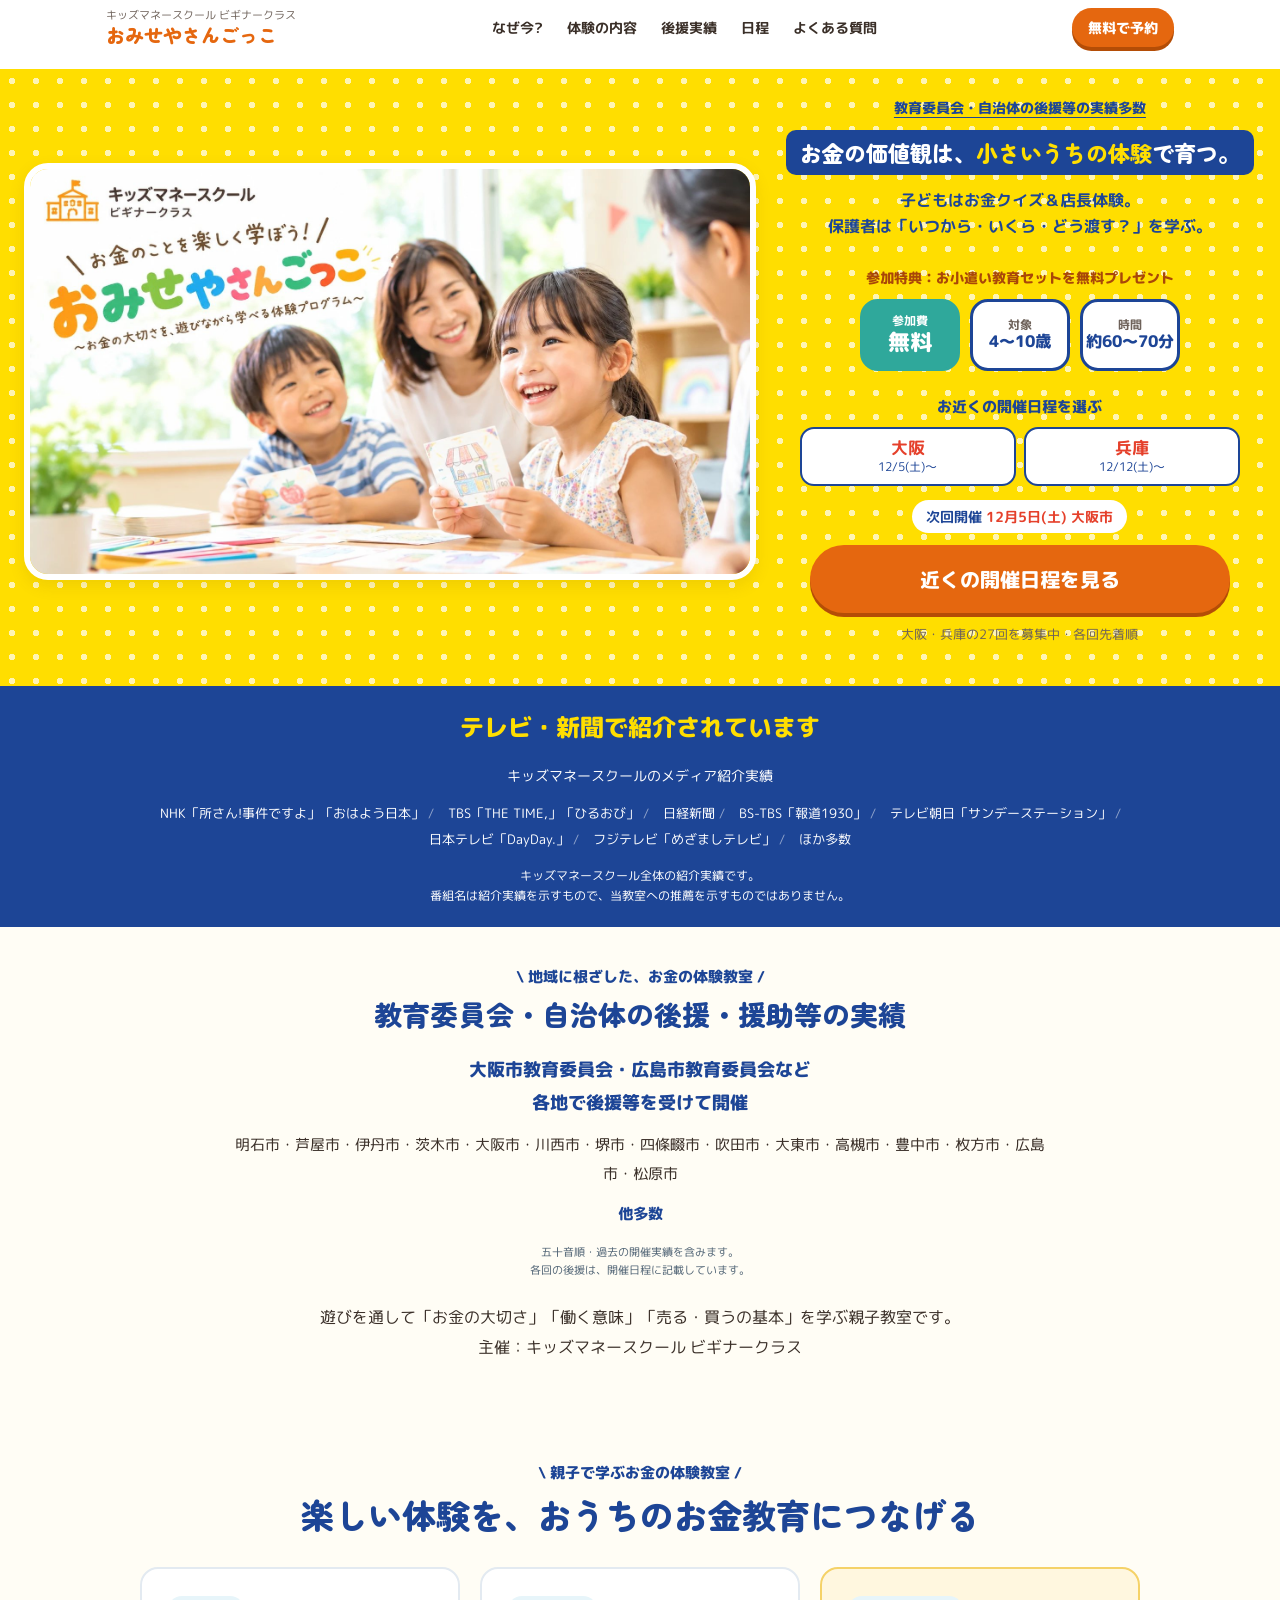
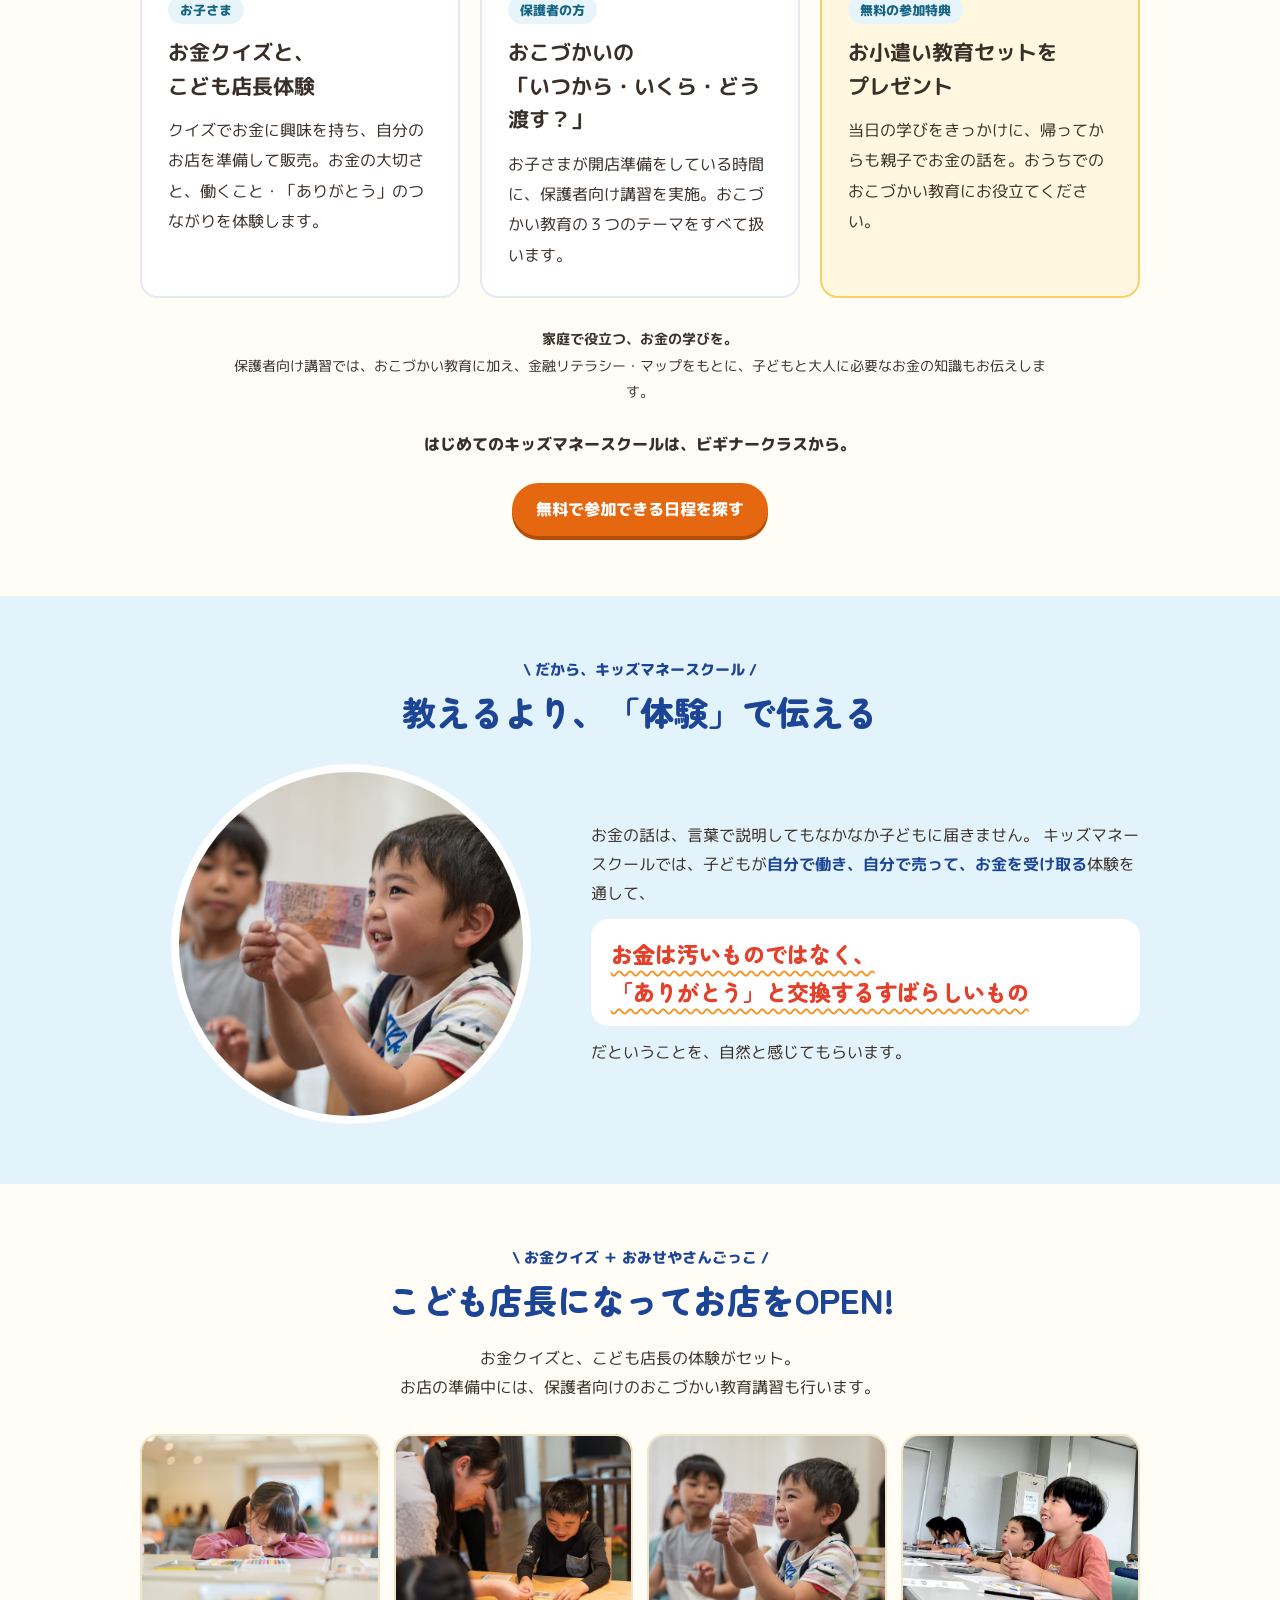
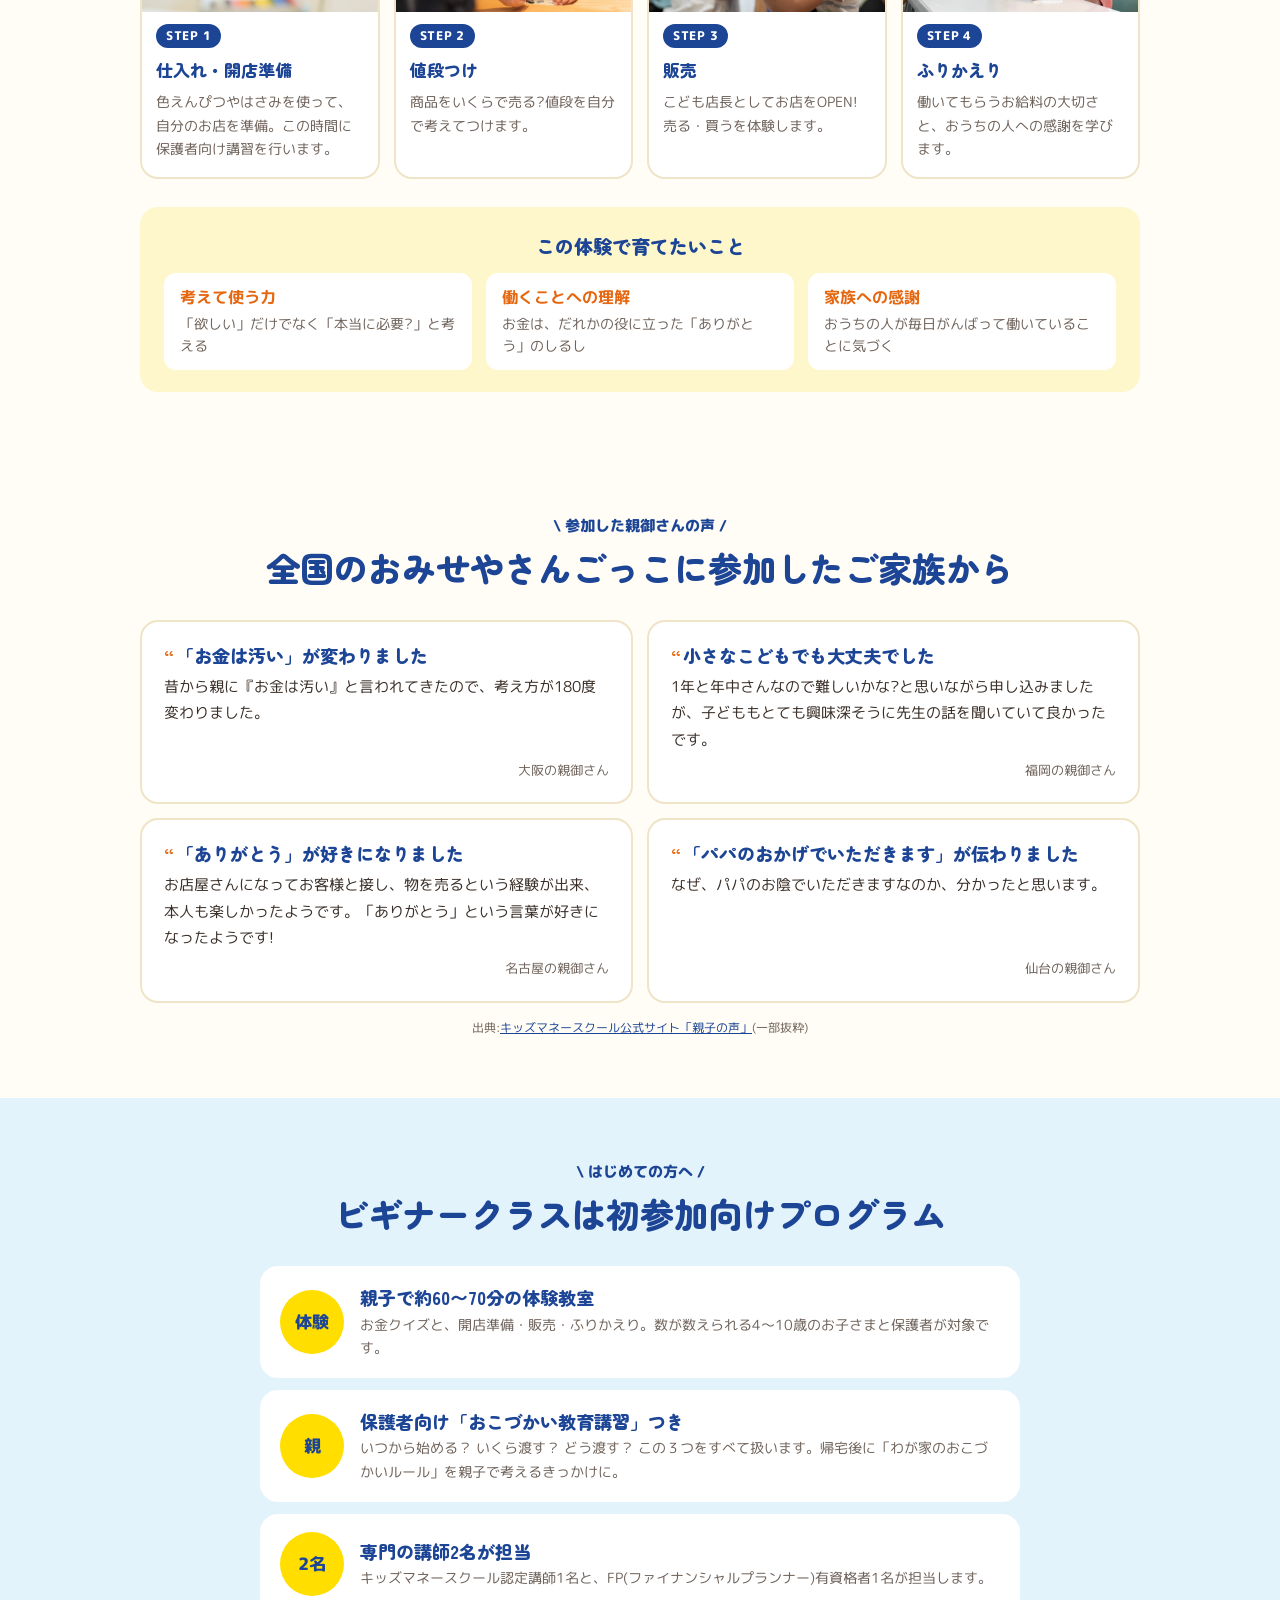
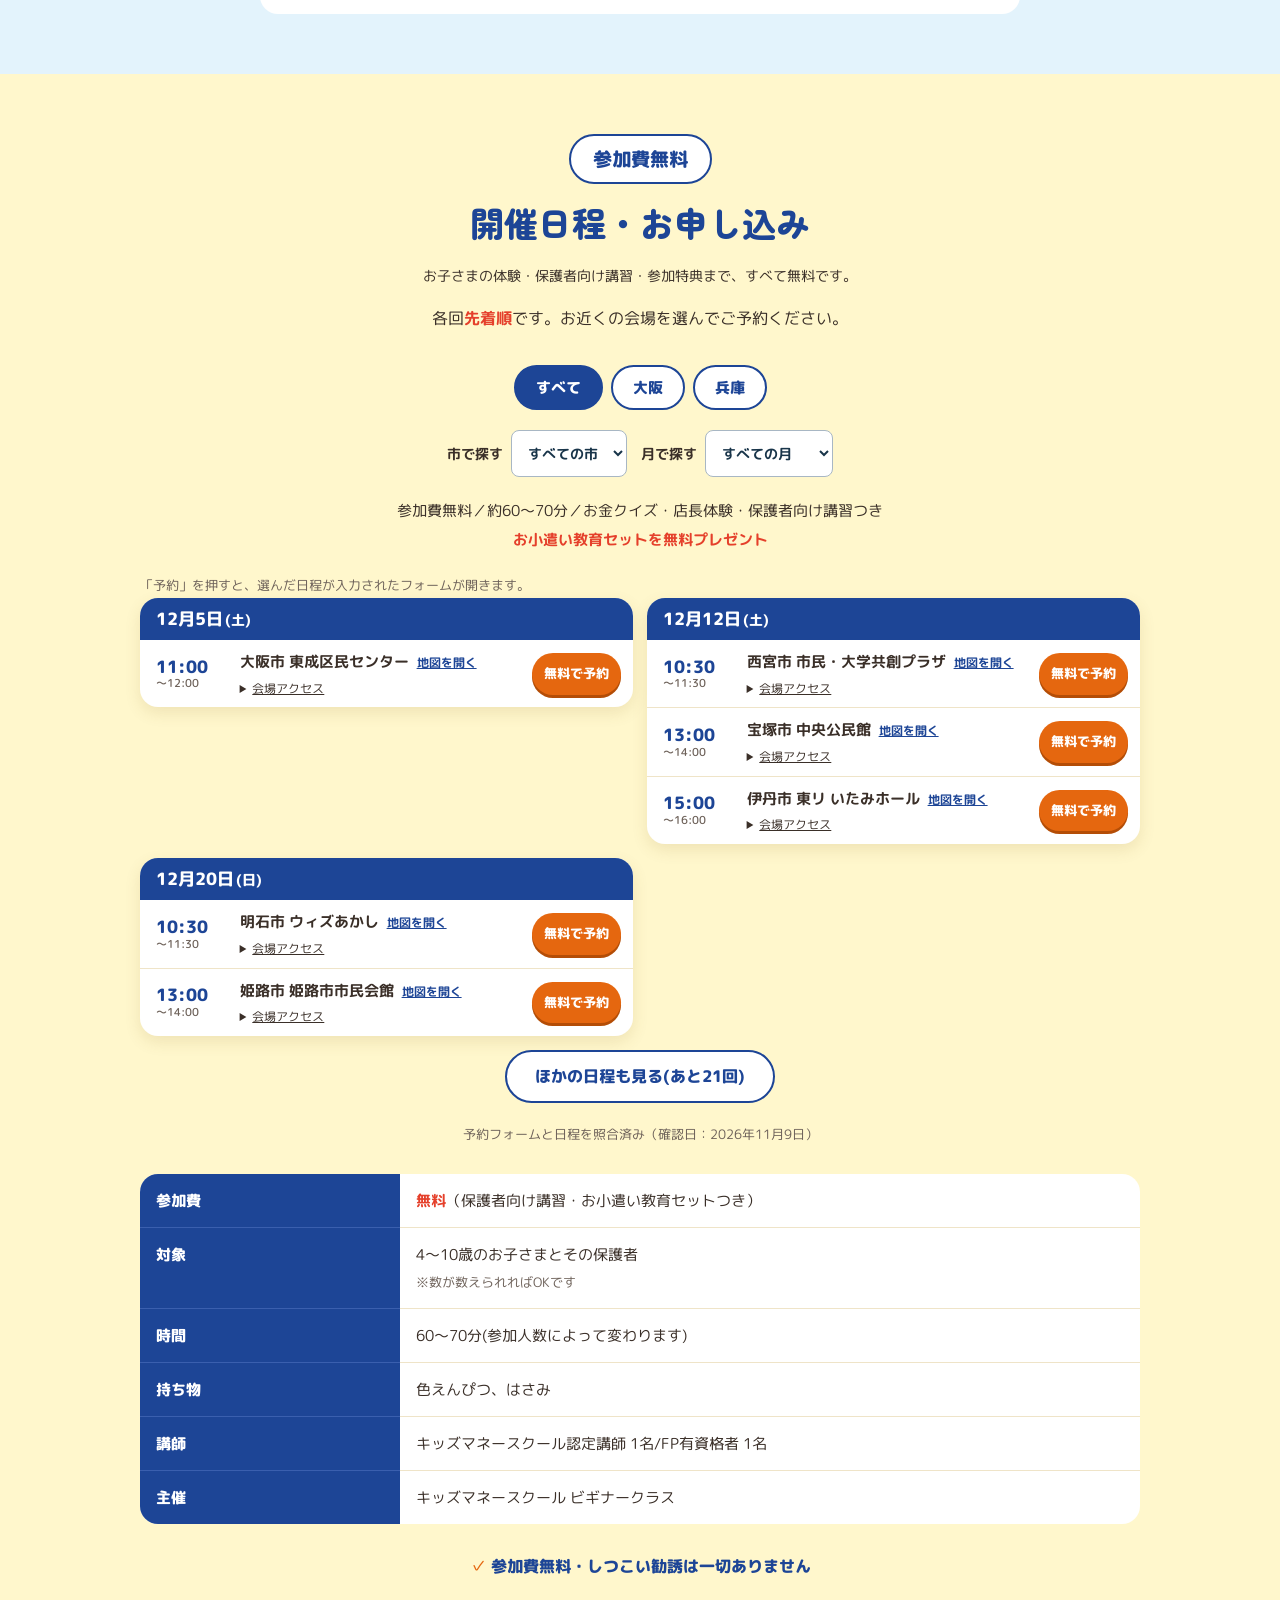
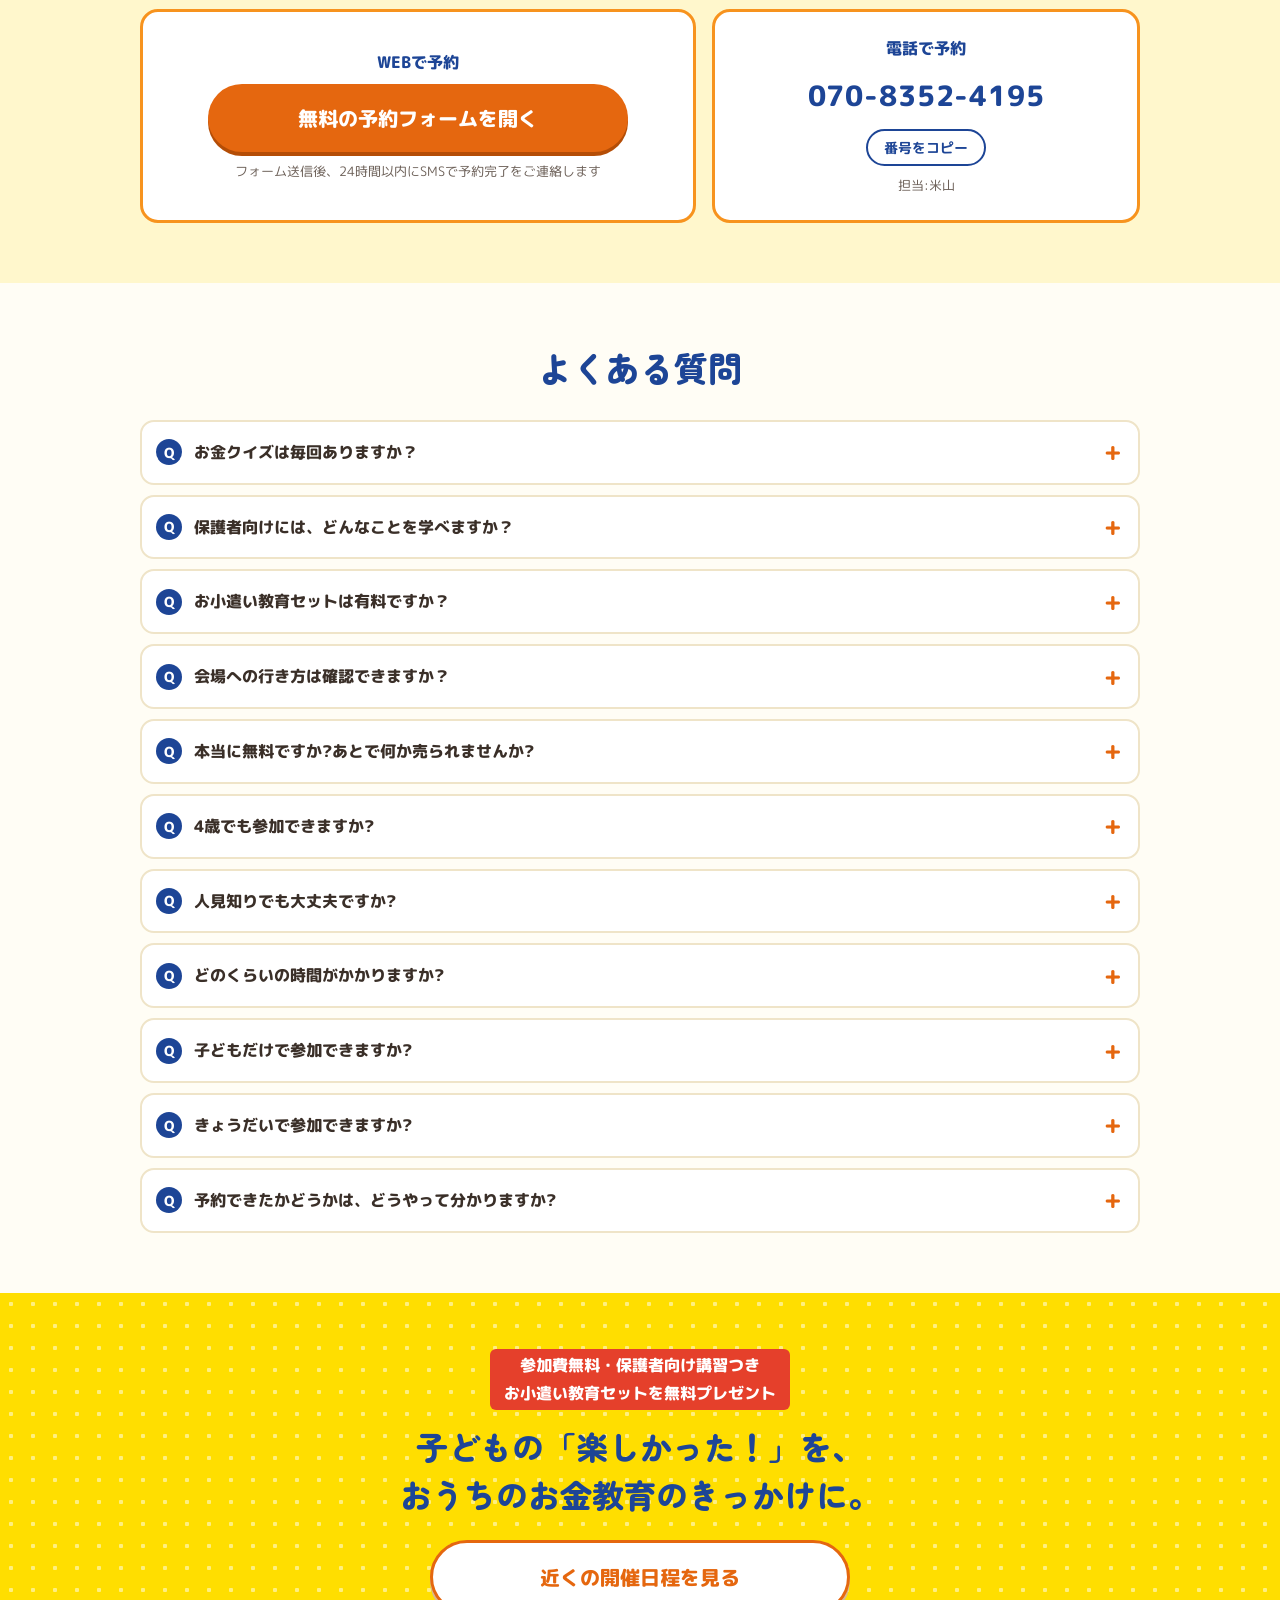
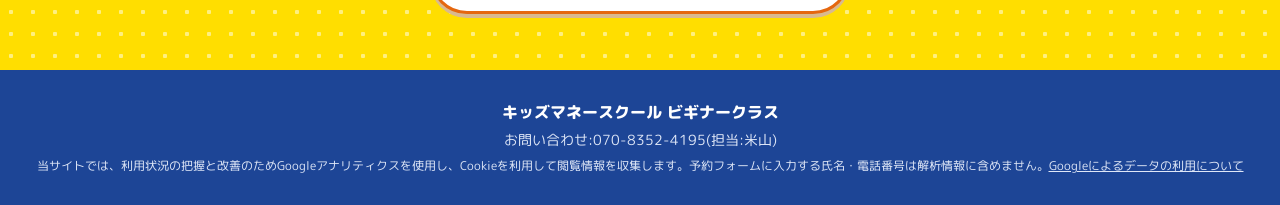
<file: index.html>
<!DOCTYPE html>
<html lang="ja">
<head>
<meta charset="UTF-8">
<meta name="viewport" content="width=device-width, initial-scale=1, viewport-fit=cover">
<title>おみせやさんごっこ ビギナークラス</title>
<meta name="description" content="お金の価値観は、小さいうちの体験で育つ。こども店長になって、お金と「ありがとう」の関係を体験する約60〜70分。はじめてのキッズマネースクールはビギナークラスから。参加費無料。">
<link rel="preconnect" href="https://fonts.googleapis.com">
<link rel="preconnect" href="https://fonts.gstatic.com" crossorigin>
<link href="https://fonts.googleapis.com/css2?family=M+PLUS+Rounded+1c:wght@400;500;700;800&family=Zen+Maru+Gothic:wght@700;900&display=swap" rel="stylesheet">
<link rel="stylesheet" href="style.css?v=20261023-support-unified">
<meta property="og:type" content="website">
<meta property="og:title" content="おみせやさんごっこ ビギナークラス">
<meta property="og:description" content="お金の価値観は、小さいうちの体験で育つ。こども店長になって、お金と「ありがとう」の関係を体験する約60〜70分。はじめてのキッズマネースクールはビギナークラスから。参加費無料。">
<meta property="og:image" content="https://kidsmoney-beginner.github.io/omise-gokko/images/hero-banner.jpg">
<meta property="og:url" content="https://kidsmoney-beginner.github.io/omise-gokko/">
<meta name="twitter:card" content="summary_large_image">
<script type="application/ld+json">
{
 "@context": "https://schema.org",
 "@graph": [
  {
   "@type": "Event",
   "name": "おみせやさんごっこ(キッズマネースクール ビギナークラス)東大阪市 文化創造館",
   "description": "こども店長になって、お金と「ありがとう」の関係を体験する約60〜70分の親子イベント。対象4〜10歳、参加費無料。持ち物:色えんぴつ・はさみ。",
   "startDate": "2026-11-07T11:00:00+09:00",
   "endDate": "2026-11-07T12:00:00+09:00",
   "eventStatus": "https://schema.org/EventScheduled",
   "eventAttendanceMode": "https://schema.org/OfflineEventAttendanceMode",
   "location": {
    "@type": "Place",
    "name": "東大阪市 文化創造館",
    "address": {
     "@type": "PostalAddress",
     "streetAddress": "御厨南2-3-4",
     "addressLocality": "東大阪市",
     "addressRegion": "大阪府",
     "addressCountry": "JP"
    }
   },
   "image": [
    "https://kidsmoney-beginner.github.io/omise-gokko/images/hero-banner.jpg"
   ],
   "offers": {
    "@type": "Offer",
    "price": "0",
    "priceCurrency": "JPY",
    "availability": "https://schema.org/InStock",
    "url": "https://kidsmoney-beginner.github.io/omise-gokko/#schedule",
    "validFrom": "2026-10-22T00:00:00+09:00"
   },
   "organizer": {
    "@type": "Organization",
    "name": "キッズマネースクール ビギナークラス",
    "url": "https://kidsmoney-beginner.github.io/omise-gokko/"
   },
   "typicalAgeRange": "4-10",
   "inLanguage": "ja"
  },
  {
   "@type": "Event",
   "name": "おみせやさんごっこ(キッズマネースクール ビギナークラス)東大阪市 市民多目的センター",
   "description": "こども店長になって、お金と「ありがとう」の関係を体験する約60〜70分の親子イベント。対象4〜10歳、参加費無料。持ち物:色えんぴつ・はさみ。",
   "startDate": "2026-11-07T13:00:00+09:00",
   "endDate": "2026-11-07T14:00:00+09:00",
   "eventStatus": "https://schema.org/EventScheduled",
   "eventAttendanceMode": "https://schema.org/OfflineEventAttendanceMode",
   "location": {
    "@type": "Place",
    "name": "東大阪市 市民多目的センター",
    "address": {
     "@type": "PostalAddress",
     "streetAddress": "高井田元町1-2-13",
     "addressLocality": "東大阪市",
     "addressRegion": "大阪府",
     "addressCountry": "JP"
    }
   },
   "image": [
    "https://kidsmoney-beginner.github.io/omise-gokko/images/hero-banner.jpg"
   ],
   "offers": {
    "@type": "Offer",
    "price": "0",
    "priceCurrency": "JPY",
    "availability": "https://schema.org/InStock",
    "url": "https://kidsmoney-beginner.github.io/omise-gokko/#schedule",
    "validFrom": "2026-10-22T00:00:00+09:00"
   },
   "organizer": {
    "@type": "Organization",
    "name": "キッズマネースクール ビギナークラス",
    "url": "https://kidsmoney-beginner.github.io/omise-gokko/"
   },
   "typicalAgeRange": "4-10",
   "inLanguage": "ja"
  },
  {
   "@type": "Event",
   "name": "おみせやさんごっこ(キッズマネースクール ビギナークラス)大阪市 平野区民センター",
   "description": "こども店長になって、お金と「ありがとう」の関係を体験する約60〜70分の親子イベント。対象4〜10歳、参加費無料。持ち物:色えんぴつ・はさみ。",
   "startDate": "2026-11-08T11:00:00+09:00",
   "endDate": "2026-11-08T12:00:00+09:00",
   "eventStatus": "https://schema.org/EventScheduled",
   "eventAttendanceMode": "https://schema.org/OfflineEventAttendanceMode",
   "location": {
    "@type": "Place",
    "name": "大阪市 平野区民センター",
    "address": {
     "@type": "PostalAddress",
     "streetAddress": "平野区長吉出戸5-3-58",
     "addressLocality": "大阪市",
     "addressRegion": "大阪府",
     "addressCountry": "JP"
    }
   },
   "image": [
    "https://kidsmoney-beginner.github.io/omise-gokko/images/hero-banner.jpg"
   ],
   "offers": {
    "@type": "Offer",
    "price": "0",
    "priceCurrency": "JPY",
    "availability": "https://schema.org/InStock",
    "url": "https://kidsmoney-beginner.github.io/omise-gokko/#schedule",
    "validFrom": "2026-10-22T00:00:00+09:00"
   },
   "organizer": {
    "@type": "Organization",
    "name": "キッズマネースクール ビギナークラス",
    "url": "https://kidsmoney-beginner.github.io/omise-gokko/"
   },
   "typicalAgeRange": "4-10",
   "inLanguage": "ja"
  },
  {
   "@type": "Event",
   "name": "おみせやさんごっこ(キッズマネースクール ビギナークラス)大阪市 東住吉会館",
   "description": "こども店長になって、お金と「ありがとう」の関係を体験する約60〜70分の親子イベント。対象4〜10歳、参加費無料。持ち物:色えんぴつ・はさみ。",
   "startDate": "2026-11-08T13:00:00+09:00",
   "endDate": "2026-11-08T14:00:00+09:00",
   "eventStatus": "https://schema.org/EventScheduled",
   "eventAttendanceMode": "https://schema.org/OfflineEventAttendanceMode",
   "location": {
    "@type": "Place",
    "name": "大阪市 東住吉会館",
    "address": {
     "@type": "PostalAddress",
     "streetAddress": "東住吉区東田辺2-11-28",
     "addressLocality": "大阪市",
     "addressRegion": "大阪府",
     "addressCountry": "JP"
    }
   },
   "image": [
    "https://kidsmoney-beginner.github.io/omise-gokko/images/hero-banner.jpg"
   ],
   "offers": {
    "@type": "Offer",
    "price": "0",
    "priceCurrency": "JPY",
    "availability": "https://schema.org/InStock",
    "url": "https://kidsmoney-beginner.github.io/omise-gokko/#schedule",
    "validFrom": "2026-10-22T00:00:00+09:00"
   },
   "organizer": {
    "@type": "Organization",
    "name": "キッズマネースクール ビギナークラス",
    "url": "https://kidsmoney-beginner.github.io/omise-gokko/"
   },
   "typicalAgeRange": "4-10",
   "inLanguage": "ja"
  },
  {
   "@type": "Event",
   "name": "おみせやさんごっこ(キッズマネースクール ビギナークラス)大阪市 住之江会館",
   "description": "こども店長になって、お金と「ありがとう」の関係を体験する約60〜70分の親子イベント。対象4〜10歳、参加費無料。持ち物:色えんぴつ・はさみ。",
   "startDate": "2026-11-08T15:00:00+09:00",
   "endDate": "2026-11-08T16:00:00+09:00",
   "eventStatus": "https://schema.org/EventScheduled",
   "eventAttendanceMode": "https://schema.org/OfflineEventAttendanceMode",
   "location": {
    "@type": "Place",
    "name": "大阪市 住之江会館",
    "address": {
     "@type": "PostalAddress",
     "streetAddress": "住之江区南加賀屋3-1-20",
     "addressLocality": "大阪市",
     "addressRegion": "大阪府",
     "addressCountry": "JP"
    }
   },
   "image": [
    "https://kidsmoney-beginner.github.io/omise-gokko/images/hero-banner.jpg"
   ],
   "offers": {
    "@type": "Offer",
    "price": "0",
    "priceCurrency": "JPY",
    "availability": "https://schema.org/InStock",
    "url": "https://kidsmoney-beginner.github.io/omise-gokko/#schedule",
    "validFrom": "2026-10-22T00:00:00+09:00"
   },
   "organizer": {
    "@type": "Organization",
    "name": "キッズマネースクール ビギナークラス",
    "url": "https://kidsmoney-beginner.github.io/omise-gokko/"
   },
   "typicalAgeRange": "4-10",
   "inLanguage": "ja"
  },
  {
   "@type": "Event",
   "name": "おみせやさんごっこ(キッズマネースクール ビギナークラス)尼崎市 すこやかプラザ",
   "description": "こども店長になって、お金と「ありがとう」の関係を体験する約60〜70分の親子イベント。対象4〜10歳、参加費無料。持ち物:色えんぴつ・はさみ。",
   "startDate": "2026-11-22T11:00:00+09:00",
   "endDate": "2026-11-22T12:00:00+09:00",
   "eventStatus": "https://schema.org/EventScheduled",
   "eventAttendanceMode": "https://schema.org/OfflineEventAttendanceMode",
   "location": {
    "@type": "Place",
    "name": "尼崎市 すこやかプラザ",
    "address": {
     "@type": "PostalAddress",
     "streetAddress": "七松町1-3-1 フェスタ立花南館5階",
     "addressLocality": "尼崎市",
     "addressRegion": "兵庫県",
     "addressCountry": "JP"
    }
   },
   "image": [
    "https://kidsmoney-beginner.github.io/omise-gokko/images/hero-banner.jpg"
   ],
   "offers": {
    "@type": "Offer",
    "price": "0",
    "priceCurrency": "JPY",
    "availability": "https://schema.org/InStock",
    "url": "https://kidsmoney-beginner.github.io/omise-gokko/#schedule",
    "validFrom": "2026-10-22T00:00:00+09:00"
   },
   "organizer": {
    "@type": "Organization",
    "name": "キッズマネースクール ビギナークラス",
    "url": "https://kidsmoney-beginner.github.io/omise-gokko/"
   },
   "typicalAgeRange": "4-10",
   "inLanguage": "ja"
  },
  {
   "@type": "Event",
   "name": "おみせやさんごっこ(キッズマネースクール ビギナークラス)尼崎市 塚口さんさんタウン",
   "description": "こども店長になって、お金と「ありがとう」の関係を体験する約60〜70分の親子イベント。対象4〜10歳、参加費無料。持ち物:色えんぴつ・はさみ。",
   "startDate": "2026-11-22T13:00:00+09:00",
   "endDate": "2026-11-22T14:00:00+09:00",
   "eventStatus": "https://schema.org/EventScheduled",
   "eventAttendanceMode": "https://schema.org/OfflineEventAttendanceMode",
   "location": {
    "@type": "Place",
    "name": "尼崎市 塚口さんさんタウン",
    "address": {
     "@type": "PostalAddress",
     "streetAddress": "南塚口町2-1",
     "addressLocality": "尼崎市",
     "addressRegion": "兵庫県",
     "addressCountry": "JP"
    }
   },
   "image": [
    "https://kidsmoney-beginner.github.io/omise-gokko/images/hero-banner.jpg"
   ],
   "offers": {
    "@type": "Offer",
    "price": "0",
    "priceCurrency": "JPY",
    "availability": "https://schema.org/InStock",
    "url": "https://kidsmoney-beginner.github.io/omise-gokko/#schedule",
    "validFrom": "2026-10-22T00:00:00+09:00"
   },
   "organizer": {
    "@type": "Organization",
    "name": "キッズマネースクール ビギナークラス",
    "url": "https://kidsmoney-beginner.github.io/omise-gokko/"
   },
   "typicalAgeRange": "4-10",
   "inLanguage": "ja"
  },
  {
   "@type": "Event",
   "name": "おみせやさんごっこ(キッズマネースクール ビギナークラス)広島市 南区民文化センター",
   "description": "こども店長になって、お金と「ありがとう」の関係を体験する約60〜70分の親子イベント。対象4〜10歳、参加費無料。持ち物:色えんぴつ・はさみ。",
   "startDate": "2026-11-28T10:30:00+09:00",
   "endDate": "2026-11-28T11:40:00+09:00",
   "eventStatus": "https://schema.org/EventScheduled",
   "eventAttendanceMode": "https://schema.org/OfflineEventAttendanceMode",
   "location": {
    "@type": "Place",
    "name": "広島市 南区民文化センター",
    "address": {
     "@type": "PostalAddress",
     "streetAddress": "南区比治山本町16-27",
     "addressLocality": "広島市",
     "addressRegion": "広島県",
     "addressCountry": "JP"
    }
   },
   "image": [
    "https://kidsmoney-beginner.github.io/omise-gokko/images/hero-banner.jpg"
   ],
   "offers": {
    "@type": "Offer",
    "price": "0",
    "priceCurrency": "JPY",
    "availability": "https://schema.org/InStock",
    "url": "https://kidsmoney-beginner.github.io/omise-gokko/#schedule",
    "validFrom": "2026-10-22T00:00:00+09:00"
   },
   "organizer": {
    "@type": "Organization",
    "name": "キッズマネースクール ビギナークラス",
    "url": "https://kidsmoney-beginner.github.io/omise-gokko/"
   },
   "typicalAgeRange": "4-10",
   "inLanguage": "ja"
  },
  {
   "@type": "Event",
   "name": "おみせやさんごっこ(キッズマネースクール ビギナークラス)広島市 佐伯区民文化センター",
   "description": "こども店長になって、お金と「ありがとう」の関係を体験する約60〜70分の親子イベント。対象4〜10歳、参加費無料。持ち物:色えんぴつ・はさみ。",
   "startDate": "2026-11-28T13:00:00+09:00",
   "endDate": "2026-11-28T14:10:00+09:00",
   "eventStatus": "https://schema.org/EventScheduled",
   "eventAttendanceMode": "https://schema.org/OfflineEventAttendanceMode",
   "location": {
    "@type": "Place",
    "name": "広島市 佐伯区民文化センター",
    "address": {
     "@type": "PostalAddress",
     "streetAddress": "佐伯区五日市中央6-1-10",
     "addressLocality": "広島市",
     "addressRegion": "広島県",
     "addressCountry": "JP"
    }
   },
   "image": [
    "https://kidsmoney-beginner.github.io/omise-gokko/images/hero-banner.jpg"
   ],
   "offers": {
    "@type": "Offer",
    "price": "0",
    "priceCurrency": "JPY",
    "availability": "https://schema.org/InStock",
    "url": "https://kidsmoney-beginner.github.io/omise-gokko/#schedule",
    "validFrom": "2026-10-22T00:00:00+09:00"
   },
   "organizer": {
    "@type": "Organization",
    "name": "キッズマネースクール ビギナークラス",
    "url": "https://kidsmoney-beginner.github.io/omise-gokko/"
   },
   "typicalAgeRange": "4-10",
   "inLanguage": "ja"
  },
  {
   "@type": "Event",
   "name": "おみせやさんごっこ(キッズマネースクール ビギナークラス)広島市 東区民文化センター",
   "description": "こども店長になって、お金と「ありがとう」の関係を体験する約60〜70分の親子イベント。対象4〜10歳、参加費無料。持ち物:色えんぴつ・はさみ。",
   "startDate": "2026-11-28T15:30:00+09:00",
   "endDate": "2026-11-28T16:40:00+09:00",
   "eventStatus": "https://schema.org/EventScheduled",
   "eventAttendanceMode": "https://schema.org/OfflineEventAttendanceMode",
   "location": {
    "@type": "Place",
    "name": "広島市 東区民文化センター",
    "address": {
     "@type": "PostalAddress",
     "streetAddress": "東区東蟹屋町10-31",
     "addressLocality": "広島市",
     "addressRegion": "広島県",
     "addressCountry": "JP"
    }
   },
   "image": [
    "https://kidsmoney-beginner.github.io/omise-gokko/images/hero-banner.jpg"
   ],
   "offers": {
    "@type": "Offer",
    "price": "0",
    "priceCurrency": "JPY",
    "availability": "https://schema.org/InStock",
    "url": "https://kidsmoney-beginner.github.io/omise-gokko/#schedule",
    "validFrom": "2026-10-22T00:00:00+09:00"
   },
   "organizer": {
    "@type": "Organization",
    "name": "キッズマネースクール ビギナークラス",
    "url": "https://kidsmoney-beginner.github.io/omise-gokko/"
   },
   "typicalAgeRange": "4-10",
   "inLanguage": "ja"
  },
  {
   "@type": "Event",
   "name": "おみせやさんごっこ(キッズマネースクール ビギナークラス)大阪市 港区民センター",
   "description": "こども店長になって、お金と「ありがとう」の関係を体験する約60〜70分の親子イベント。対象4〜10歳、参加費無料。持ち物:色えんぴつ・はさみ。",
   "startDate": "2026-11-29T11:00:00+09:00",
   "endDate": "2026-11-29T12:00:00+09:00",
   "eventStatus": "https://schema.org/EventScheduled",
   "eventAttendanceMode": "https://schema.org/OfflineEventAttendanceMode",
   "location": {
    "@type": "Place",
    "name": "大阪市 港区民センター",
    "address": {
     "@type": "PostalAddress",
     "streetAddress": "港区磯路1-7-17",
     "addressLocality": "大阪市",
     "addressRegion": "大阪府",
     "addressCountry": "JP"
    }
   },
   "image": [
    "https://kidsmoney-beginner.github.io/omise-gokko/images/hero-banner.jpg"
   ],
   "offers": {
    "@type": "Offer",
    "price": "0",
    "priceCurrency": "JPY",
    "availability": "https://schema.org/InStock",
    "url": "https://kidsmoney-beginner.github.io/omise-gokko/#schedule",
    "validFrom": "2026-10-22T00:00:00+09:00"
   },
   "organizer": {
    "@type": "Organization",
    "name": "キッズマネースクール ビギナークラス",
    "url": "https://kidsmoney-beginner.github.io/omise-gokko/"
   },
   "typicalAgeRange": "4-10",
   "inLanguage": "ja"
  },
  {
   "@type": "Event",
   "name": "おみせやさんごっこ(キッズマネースクール ビギナークラス)大阪市 西淀川区民会館",
   "description": "こども店長になって、お金と「ありがとう」の関係を体験する約60〜70分の親子イベント。対象4〜10歳、参加費無料。持ち物:色えんぴつ・はさみ。",
   "startDate": "2026-11-29T13:00:00+09:00",
   "endDate": "2026-11-29T14:00:00+09:00",
   "eventStatus": "https://schema.org/EventScheduled",
   "eventAttendanceMode": "https://schema.org/OfflineEventAttendanceMode",
   "location": {
    "@type": "Place",
    "name": "大阪市 西淀川区民会館",
    "address": {
     "@type": "PostalAddress",
     "streetAddress": "西淀川区大和田2-5-7",
     "addressLocality": "大阪市",
     "addressRegion": "大阪府",
     "addressCountry": "JP"
    }
   },
   "image": [
    "https://kidsmoney-beginner.github.io/omise-gokko/images/hero-banner.jpg"
   ],
   "offers": {
    "@type": "Offer",
    "price": "0",
    "priceCurrency": "JPY",
    "availability": "https://schema.org/InStock",
    "url": "https://kidsmoney-beginner.github.io/omise-gokko/#schedule",
    "validFrom": "2026-10-22T00:00:00+09:00"
   },
   "organizer": {
    "@type": "Organization",
    "name": "キッズマネースクール ビギナークラス",
    "url": "https://kidsmoney-beginner.github.io/omise-gokko/"
   },
   "typicalAgeRange": "4-10",
   "inLanguage": "ja"
  },
  {
   "@type": "Event",
   "name": "おみせやさんごっこ(キッズマネースクール ビギナークラス)大阪市 東成区民センター",
   "description": "こども店長になって、お金と「ありがとう」の関係を体験する約60〜70分の親子イベント。対象4〜10歳、参加費無料。持ち物:色えんぴつ・はさみ。",
   "startDate": "2026-12-05T11:00:00+09:00",
   "endDate": "2026-12-05T12:00:00+09:00",
   "eventStatus": "https://schema.org/EventScheduled",
   "eventAttendanceMode": "https://schema.org/OfflineEventAttendanceMode",
   "location": {
    "@type": "Place",
    "name": "大阪市 東成区民センター",
    "address": {
     "@type": "PostalAddress",
     "streetAddress": "東成区大今里西3-2-17",
     "addressLocality": "大阪市",
     "addressRegion": "大阪府",
     "addressCountry": "JP"
    }
   },
   "image": [
    "https://kidsmoney-beginner.github.io/omise-gokko/images/hero-banner.jpg"
   ],
   "offers": {
    "@type": "Offer",
    "price": "0",
    "priceCurrency": "JPY",
    "availability": "https://schema.org/InStock",
    "url": "https://kidsmoney-beginner.github.io/omise-gokko/#schedule",
    "validFrom": "2026-10-22T00:00:00+09:00"
   },
   "organizer": {
    "@type": "Organization",
    "name": "キッズマネースクール ビギナークラス",
    "url": "https://kidsmoney-beginner.github.io/omise-gokko/"
   },
   "typicalAgeRange": "4-10",
   "inLanguage": "ja"
  },
  {
   "@type": "Event",
   "name": "おみせやさんごっこ(キッズマネースクール ビギナークラス)西宮市 市民・大学共創プラザ",
   "description": "こども店長になって、お金と「ありがとう」の関係を体験する約60〜70分の親子イベント。対象4〜10歳、参加費無料。持ち物:色えんぴつ・はさみ。",
   "startDate": "2026-12-12T10:30:00+09:00",
   "endDate": "2026-12-12T11:30:00+09:00",
   "eventStatus": "https://schema.org/EventScheduled",
   "eventAttendanceMode": "https://schema.org/OfflineEventAttendanceMode",
   "location": {
    "@type": "Place",
    "name": "西宮市 市民・大学共創プラザ",
    "address": {
     "@type": "PostalAddress",
     "streetAddress": "北口町1-2 ACTA西宮東館6階",
     "addressLocality": "西宮市",
     "addressRegion": "兵庫県",
     "addressCountry": "JP"
    }
   },
   "image": [
    "https://kidsmoney-beginner.github.io/omise-gokko/images/hero-banner.jpg"
   ],
   "offers": {
    "@type": "Offer",
    "price": "0",
    "priceCurrency": "JPY",
    "availability": "https://schema.org/InStock",
    "url": "https://kidsmoney-beginner.github.io/omise-gokko/#schedule",
    "validFrom": "2026-10-22T00:00:00+09:00"
   },
   "organizer": {
    "@type": "Organization",
    "name": "キッズマネースクール ビギナークラス",
    "url": "https://kidsmoney-beginner.github.io/omise-gokko/"
   },
   "typicalAgeRange": "4-10",
   "inLanguage": "ja"
  },
  {
   "@type": "Event",
   "name": "おみせやさんごっこ(キッズマネースクール ビギナークラス)宝塚市 中央公民館",
   "description": "こども店長になって、お金と「ありがとう」の関係を体験する約60〜70分の親子イベント。対象4〜10歳、参加費無料。持ち物:色えんぴつ・はさみ。",
   "startDate": "2026-12-12T13:00:00+09:00",
   "endDate": "2026-12-12T14:00:00+09:00",
   "eventStatus": "https://schema.org/EventScheduled",
   "eventAttendanceMode": "https://schema.org/OfflineEventAttendanceMode",
   "location": {
    "@type": "Place",
    "name": "宝塚市 中央公民館",
    "address": {
     "@type": "PostalAddress",
     "streetAddress": "末広町3-53",
     "addressLocality": "宝塚市",
     "addressRegion": "兵庫県",
     "addressCountry": "JP"
    }
   },
   "image": [
    "https://kidsmoney-beginner.github.io/omise-gokko/images/hero-banner.jpg"
   ],
   "offers": {
    "@type": "Offer",
    "price": "0",
    "priceCurrency": "JPY",
    "availability": "https://schema.org/InStock",
    "url": "https://kidsmoney-beginner.github.io/omise-gokko/#schedule",
    "validFrom": "2026-10-22T00:00:00+09:00"
   },
   "organizer": {
    "@type": "Organization",
    "name": "キッズマネースクール ビギナークラス",
    "url": "https://kidsmoney-beginner.github.io/omise-gokko/"
   },
   "typicalAgeRange": "4-10",
   "inLanguage": "ja"
  },
  {
   "@type": "Event",
   "name": "おみせやさんごっこ(キッズマネースクール ビギナークラス)伊丹市 東リ いたみホール",
   "description": "こども店長になって、お金と「ありがとう」の関係を体験する約60〜70分の親子イベント。対象4〜10歳、参加費無料。持ち物:色えんぴつ・はさみ。",
   "startDate": "2026-12-12T15:00:00+09:00",
   "endDate": "2026-12-12T16:00:00+09:00",
   "eventStatus": "https://schema.org/EventScheduled",
   "eventAttendanceMode": "https://schema.org/OfflineEventAttendanceMode",
   "location": {
    "@type": "Place",
    "name": "伊丹市 東リ いたみホール",
    "address": {
     "@type": "PostalAddress",
     "streetAddress": "宮ノ前1-1-3",
     "addressLocality": "伊丹市",
     "addressRegion": "兵庫県",
     "addressCountry": "JP"
    }
   },
   "image": [
    "https://kidsmoney-beginner.github.io/omise-gokko/images/hero-banner.jpg"
   ],
   "offers": {
    "@type": "Offer",
    "price": "0",
    "priceCurrency": "JPY",
    "availability": "https://schema.org/InStock",
    "url": "https://kidsmoney-beginner.github.io/omise-gokko/#schedule",
    "validFrom": "2026-10-22T00:00:00+09:00"
   },
   "organizer": {
    "@type": "Organization",
    "name": "キッズマネースクール ビギナークラス",
    "url": "https://kidsmoney-beginner.github.io/omise-gokko/"
   },
   "typicalAgeRange": "4-10",
   "inLanguage": "ja"
  },
  {
   "@type": "Event",
   "name": "おみせやさんごっこ(キッズマネースクール ビギナークラス)明石市 ウィズあかし",
   "description": "こども店長になって、お金と「ありがとう」の関係を体験する約60〜70分の親子イベント。対象4〜10歳、参加費無料。持ち物:色えんぴつ・はさみ。",
   "startDate": "2026-12-20T10:30:00+09:00",
   "endDate": "2026-12-20T11:30:00+09:00",
   "eventStatus": "https://schema.org/EventScheduled",
   "eventAttendanceMode": "https://schema.org/OfflineEventAttendanceMode",
   "location": {
    "@type": "Place",
    "name": "明石市 ウィズあかし",
    "address": {
     "@type": "PostalAddress",
     "streetAddress": "東仲ノ町6-1 アスピア明石北館7〜9階",
     "addressLocality": "明石市",
     "addressRegion": "兵庫県",
     "addressCountry": "JP"
    }
   },
   "image": [
    "https://kidsmoney-beginner.github.io/omise-gokko/images/hero-banner.jpg"
   ],
   "offers": {
    "@type": "Offer",
    "price": "0",
    "priceCurrency": "JPY",
    "availability": "https://schema.org/InStock",
    "url": "https://kidsmoney-beginner.github.io/omise-gokko/#schedule",
    "validFrom": "2026-10-22T00:00:00+09:00"
   },
   "organizer": {
    "@type": "Organization",
    "name": "キッズマネースクール ビギナークラス",
    "url": "https://kidsmoney-beginner.github.io/omise-gokko/"
   },
   "typicalAgeRange": "4-10",
   "inLanguage": "ja"
  },
  {
   "@type": "Event",
   "name": "おみせやさんごっこ(キッズマネースクール ビギナークラス)姫路市 姫路市市民会館",
   "description": "こども店長になって、お金と「ありがとう」の関係を体験する約60〜70分の親子イベント。対象4〜10歳、参加費無料。持ち物:色えんぴつ・はさみ。",
   "startDate": "2026-12-20T13:00:00+09:00",
   "endDate": "2026-12-20T14:00:00+09:00",
   "eventStatus": "https://schema.org/EventScheduled",
   "eventAttendanceMode": "https://schema.org/OfflineEventAttendanceMode",
   "location": {
    "@type": "Place",
    "name": "姫路市 姫路市市民会館",
    "address": {
     "@type": "PostalAddress",
     "streetAddress": "総社本町112",
     "addressLocality": "姫路市",
     "addressRegion": "兵庫県",
     "addressCountry": "JP"
    }
   },
   "image": [
    "https://kidsmoney-beginner.github.io/omise-gokko/images/hero-banner.jpg"
   ],
   "offers": {
    "@type": "Offer",
    "price": "0",
    "priceCurrency": "JPY",
    "availability": "https://schema.org/InStock",
    "url": "https://kidsmoney-beginner.github.io/omise-gokko/#schedule",
    "validFrom": "2026-10-22T00:00:00+09:00"
   },
   "organizer": {
    "@type": "Organization",
    "name": "キッズマネースクール ビギナークラス",
    "url": "https://kidsmoney-beginner.github.io/omise-gokko/"
   },
   "typicalAgeRange": "4-10",
   "inLanguage": "ja"
  },
  {
   "@type": "Event",
   "name": "おみせやさんごっこ(キッズマネースクール ビギナークラス)高槻市 クロスパル高槻",
   "description": "こども店長になって、お金と「ありがとう」の関係を体験する約60〜70分の親子イベント。対象4〜10歳、参加費無料。持ち物:色えんぴつ・はさみ。",
   "startDate": "2026-12-27T13:00:00+09:00",
   "endDate": "2026-12-27T14:00:00+09:00",
   "eventStatus": "https://schema.org/EventScheduled",
   "eventAttendanceMode": "https://schema.org/OfflineEventAttendanceMode",
   "location": {
    "@type": "Place",
    "name": "高槻市 クロスパル高槻",
    "address": {
     "@type": "PostalAddress",
     "streetAddress": "紺屋町1-2",
     "addressLocality": "高槻市",
     "addressRegion": "大阪府",
     "addressCountry": "JP"
    }
   },
   "image": [
    "https://kidsmoney-beginner.github.io/omise-gokko/images/hero-banner.jpg"
   ],
   "offers": {
    "@type": "Offer",
    "price": "0",
    "priceCurrency": "JPY",
    "availability": "https://schema.org/InStock",
    "url": "https://kidsmoney-beginner.github.io/omise-gokko/#schedule",
    "validFrom": "2026-10-22T00:00:00+09:00"
   },
   "organizer": {
    "@type": "Organization",
    "name": "キッズマネースクール ビギナークラス",
    "url": "https://kidsmoney-beginner.github.io/omise-gokko/"
   },
   "typicalAgeRange": "4-10",
   "inLanguage": "ja"
  },
  {
   "@type": "Event",
   "name": "おみせやさんごっこ(キッズマネースクール ビギナークラス)高槻市 安満遺跡公園",
   "description": "こども店長になって、お金と「ありがとう」の関係を体験する約60〜70分の親子イベント。対象4〜10歳、参加費無料。持ち物:色えんぴつ・はさみ。",
   "startDate": "2026-12-27T15:00:00+09:00",
   "endDate": "2026-12-27T16:00:00+09:00",
   "eventStatus": "https://schema.org/EventScheduled",
   "eventAttendanceMode": "https://schema.org/OfflineEventAttendanceMode",
   "location": {
    "@type": "Place",
    "name": "高槻市 安満遺跡公園",
    "address": {
     "@type": "PostalAddress",
     "streetAddress": "八丁畷町12-3",
     "addressLocality": "高槻市",
     "addressRegion": "大阪府",
     "addressCountry": "JP"
    }
   },
   "image": [
    "https://kidsmoney-beginner.github.io/omise-gokko/images/hero-banner.jpg"
   ],
   "offers": {
    "@type": "Offer",
    "price": "0",
    "priceCurrency": "JPY",
    "availability": "https://schema.org/InStock",
    "url": "https://kidsmoney-beginner.github.io/omise-gokko/#schedule",
    "validFrom": "2026-10-22T00:00:00+09:00"
   },
   "organizer": {
    "@type": "Organization",
    "name": "キッズマネースクール ビギナークラス",
    "url": "https://kidsmoney-beginner.github.io/omise-gokko/"
   },
   "typicalAgeRange": "4-10",
   "inLanguage": "ja"
  },
  {
   "@type": "Event",
   "name": "おみせやさんごっこ(キッズマネースクール ビギナークラス)大阪市 淀川区民センター",
   "description": "こども店長になって、お金と「ありがとう」の関係を体験する約60〜70分の親子イベント。対象4〜10歳、参加費無料。持ち物:色えんぴつ・はさみ。",
   "startDate": "2027-01-16T11:00:00+09:00",
   "endDate": "2027-01-16T12:00:00+09:00",
   "eventStatus": "https://schema.org/EventScheduled",
   "eventAttendanceMode": "https://schema.org/OfflineEventAttendanceMode",
   "location": {
    "@type": "Place",
    "name": "大阪市 淀川区民センター",
    "address": {
     "@type": "PostalAddress",
     "streetAddress": "淀川区野中南2-1-5",
     "addressLocality": "大阪市",
     "addressRegion": "大阪府",
     "addressCountry": "JP"
    }
   },
   "image": [
    "https://kidsmoney-beginner.github.io/omise-gokko/images/hero-banner.jpg"
   ],
   "offers": {
    "@type": "Offer",
    "price": "0",
    "priceCurrency": "JPY",
    "availability": "https://schema.org/InStock",
    "url": "https://kidsmoney-beginner.github.io/omise-gokko/#schedule",
    "validFrom": "2026-10-22T00:00:00+09:00"
   },
   "organizer": {
    "@type": "Organization",
    "name": "キッズマネースクール ビギナークラス",
    "url": "https://kidsmoney-beginner.github.io/omise-gokko/"
   },
   "typicalAgeRange": "4-10",
   "inLanguage": "ja"
  },
  {
   "@type": "Event",
   "name": "おみせやさんごっこ(キッズマネースクール ビギナークラス)大阪市 東淀川区民会館",
   "description": "こども店長になって、お金と「ありがとう」の関係を体験する約60〜70分の親子イベント。対象4〜10歳、参加費無料。持ち物:色えんぴつ・はさみ。",
   "startDate": "2027-01-16T13:00:00+09:00",
   "endDate": "2027-01-16T14:00:00+09:00",
   "eventStatus": "https://schema.org/EventScheduled",
   "eventAttendanceMode": "https://schema.org/OfflineEventAttendanceMode",
   "location": {
    "@type": "Place",
    "name": "大阪市 東淀川区民会館",
    "address": {
     "@type": "PostalAddress",
     "streetAddress": "東淀川区東淡路1-4-53",
     "addressLocality": "大阪市",
     "addressRegion": "大阪府",
     "addressCountry": "JP"
    }
   },
   "image": [
    "https://kidsmoney-beginner.github.io/omise-gokko/images/hero-banner.jpg"
   ],
   "offers": {
    "@type": "Offer",
    "price": "0",
    "priceCurrency": "JPY",
    "availability": "https://schema.org/InStock",
    "url": "https://kidsmoney-beginner.github.io/omise-gokko/#schedule",
    "validFrom": "2026-10-22T00:00:00+09:00"
   },
   "organizer": {
    "@type": "Organization",
    "name": "キッズマネースクール ビギナークラス",
    "url": "https://kidsmoney-beginner.github.io/omise-gokko/"
   },
   "typicalAgeRange": "4-10",
   "inLanguage": "ja"
  },
  {
   "@type": "Event",
   "name": "おみせやさんごっこ(キッズマネースクール ビギナークラス)大阪市 大正会館",
   "description": "こども店長になって、お金と「ありがとう」の関係を体験する約60〜70分の親子イベント。対象4〜10歳、参加費無料。持ち物:色えんぴつ・はさみ。",
   "startDate": "2027-01-16T16:00:00+09:00",
   "endDate": "2027-01-16T17:00:00+09:00",
   "eventStatus": "https://schema.org/EventScheduled",
   "eventAttendanceMode": "https://schema.org/OfflineEventAttendanceMode",
   "location": {
    "@type": "Place",
    "name": "大阪市 大正会館",
    "address": {
     "@type": "PostalAddress",
     "streetAddress": "大正区千島2-6-15",
     "addressLocality": "大阪市",
     "addressRegion": "大阪府",
     "addressCountry": "JP"
    }
   },
   "image": [
    "https://kidsmoney-beginner.github.io/omise-gokko/images/hero-banner.jpg"
   ],
   "offers": {
    "@type": "Offer",
    "price": "0",
    "priceCurrency": "JPY",
    "availability": "https://schema.org/InStock",
    "url": "https://kidsmoney-beginner.github.io/omise-gokko/#schedule",
    "validFrom": "2026-10-22T00:00:00+09:00"
   },
   "organizer": {
    "@type": "Organization",
    "name": "キッズマネースクール ビギナークラス",
    "url": "https://kidsmoney-beginner.github.io/omise-gokko/"
   },
   "typicalAgeRange": "4-10",
   "inLanguage": "ja"
  },
  {
   "@type": "Event",
   "name": "おみせやさんごっこ(キッズマネースクール ビギナークラス)池田市 池田市民文化会館(アゼリアホール)",
   "description": "こども店長になって、お金と「ありがとう」の関係を体験する約60〜70分の親子イベント。対象4〜10歳、参加費無料。持ち物:色えんぴつ・はさみ。",
   "startDate": "2027-01-31T11:00:00+09:00",
   "endDate": "2027-01-31T12:00:00+09:00",
   "eventStatus": "https://schema.org/EventScheduled",
   "eventAttendanceMode": "https://schema.org/OfflineEventAttendanceMode",
   "location": {
    "@type": "Place",
    "name": "池田市 池田市民文化会館(アゼリアホール)",
    "address": {
     "@type": "PostalAddress",
     "streetAddress": "天神1-7-1",
     "addressLocality": "池田市",
     "addressRegion": "大阪府",
     "addressCountry": "JP"
    }
   },
   "image": [
    "https://kidsmoney-beginner.github.io/omise-gokko/images/hero-banner.jpg"
   ],
   "offers": {
    "@type": "Offer",
    "price": "0",
    "priceCurrency": "JPY",
    "availability": "https://schema.org/InStock",
    "url": "https://kidsmoney-beginner.github.io/omise-gokko/#schedule",
    "validFrom": "2026-10-22T00:00:00+09:00"
   },
   "organizer": {
    "@type": "Organization",
    "name": "キッズマネースクール ビギナークラス",
    "url": "https://kidsmoney-beginner.github.io/omise-gokko/"
   },
   "typicalAgeRange": "4-10",
   "inLanguage": "ja"
  },
  {
   "@type": "Event",
   "name": "おみせやさんごっこ(キッズマネースクール ビギナークラス)茨木市 おにクル",
   "description": "こども店長になって、お金と「ありがとう」の関係を体験する約60〜70分の親子イベント。対象4〜10歳、参加費無料。持ち物:色えんぴつ・はさみ。",
   "startDate": "2027-01-31T13:00:00+09:00",
   "endDate": "2027-01-31T14:00:00+09:00",
   "eventStatus": "https://schema.org/EventScheduled",
   "eventAttendanceMode": "https://schema.org/OfflineEventAttendanceMode",
   "location": {
    "@type": "Place",
    "name": "茨木市 おにクル",
    "address": {
     "@type": "PostalAddress",
     "streetAddress": "駅前3-9-45",
     "addressLocality": "茨木市",
     "addressRegion": "大阪府",
     "addressCountry": "JP"
    }
   },
   "image": [
    "https://kidsmoney-beginner.github.io/omise-gokko/images/hero-banner.jpg"
   ],
   "offers": {
    "@type": "Offer",
    "price": "0",
    "priceCurrency": "JPY",
    "availability": "https://schema.org/InStock",
    "url": "https://kidsmoney-beginner.github.io/omise-gokko/#schedule",
    "validFrom": "2026-10-22T00:00:00+09:00"
   },
   "organizer": {
    "@type": "Organization",
    "name": "キッズマネースクール ビギナークラス",
    "url": "https://kidsmoney-beginner.github.io/omise-gokko/"
   },
   "typicalAgeRange": "4-10",
   "inLanguage": "ja"
  },
  {
   "@type": "Event",
   "name": "おみせやさんごっこ(キッズマネースクール ビギナークラス)吹田市 千里市民センター",
   "description": "こども店長になって、お金と「ありがとう」の関係を体験する約60〜70分の親子イベント。対象4〜10歳、参加費無料。持ち物:色えんぴつ・はさみ。",
   "startDate": "2027-01-31T15:00:00+09:00",
   "endDate": "2027-01-31T16:00:00+09:00",
   "eventStatus": "https://schema.org/EventScheduled",
   "eventAttendanceMode": "https://schema.org/OfflineEventAttendanceMode",
   "location": {
    "@type": "Place",
    "name": "吹田市 千里市民センター",
    "address": {
     "@type": "PostalAddress",
     "streetAddress": "津雲台1-2-1 千里ニュータウンプラザ内",
     "addressLocality": "吹田市",
     "addressRegion": "大阪府",
     "addressCountry": "JP"
    }
   },
   "image": [
    "https://kidsmoney-beginner.github.io/omise-gokko/images/hero-banner.jpg"
   ],
   "offers": {
    "@type": "Offer",
    "price": "0",
    "priceCurrency": "JPY",
    "availability": "https://schema.org/InStock",
    "url": "https://kidsmoney-beginner.github.io/omise-gokko/#schedule",
    "validFrom": "2026-10-22T00:00:00+09:00"
   },
   "organizer": {
    "@type": "Organization",
    "name": "キッズマネースクール ビギナークラス",
    "url": "https://kidsmoney-beginner.github.io/omise-gokko/"
   },
   "typicalAgeRange": "4-10",
   "inLanguage": "ja"
  },
  {
   "@type": "Event",
   "name": "おみせやさんごっこ(キッズマネースクール ビギナークラス)大阪市 天王寺区民センター",
   "description": "こども店長になって、お金と「ありがとう」の関係を体験する約60〜70分の親子イベント。対象4〜10歳、参加費無料。持ち物:色えんぴつ・はさみ。",
   "startDate": "2027-02-06T13:00:00+09:00",
   "endDate": "2027-02-06T14:00:00+09:00",
   "eventStatus": "https://schema.org/EventScheduled",
   "eventAttendanceMode": "https://schema.org/OfflineEventAttendanceMode",
   "location": {
    "@type": "Place",
    "name": "大阪市 天王寺区民センター",
    "address": {
     "@type": "PostalAddress",
     "streetAddress": "天王寺区生玉寺町7-57",
     "addressLocality": "大阪市",
     "addressRegion": "大阪府",
     "addressCountry": "JP"
    }
   },
   "image": [
    "https://kidsmoney-beginner.github.io/omise-gokko/images/hero-banner.jpg"
   ],
   "offers": {
    "@type": "Offer",
    "price": "0",
    "priceCurrency": "JPY",
    "availability": "https://schema.org/InStock",
    "url": "https://kidsmoney-beginner.github.io/omise-gokko/#schedule",
    "validFrom": "2026-10-22T00:00:00+09:00"
   },
   "organizer": {
    "@type": "Organization",
    "name": "キッズマネースクール ビギナークラス",
    "url": "https://kidsmoney-beginner.github.io/omise-gokko/"
   },
   "typicalAgeRange": "4-10",
   "inLanguage": "ja"
  },
  {
   "@type": "Event",
   "name": "おみせやさんごっこ(キッズマネースクール ビギナークラス)大阪市 生野区民センター",
   "description": "こども店長になって、お金と「ありがとう」の関係を体験する約60〜70分の親子イベント。対象4〜10歳、参加費無料。持ち物:色えんぴつ・はさみ。",
   "startDate": "2027-02-06T14:30:00+09:00",
   "endDate": "2027-02-06T15:30:00+09:00",
   "eventStatus": "https://schema.org/EventScheduled",
   "eventAttendanceMode": "https://schema.org/OfflineEventAttendanceMode",
   "location": {
    "@type": "Place",
    "name": "大阪市 生野区民センター",
    "address": {
     "@type": "PostalAddress",
     "streetAddress": "生野区勝山北3-13-30",
     "addressLocality": "大阪市",
     "addressRegion": "大阪府",
     "addressCountry": "JP"
    }
   },
   "image": [
    "https://kidsmoney-beginner.github.io/omise-gokko/images/hero-banner.jpg"
   ],
   "offers": {
    "@type": "Offer",
    "price": "0",
    "priceCurrency": "JPY",
    "availability": "https://schema.org/InStock",
    "url": "https://kidsmoney-beginner.github.io/omise-gokko/#schedule",
    "validFrom": "2026-10-22T00:00:00+09:00"
   },
   "organizer": {
    "@type": "Organization",
    "name": "キッズマネースクール ビギナークラス",
    "url": "https://kidsmoney-beginner.github.io/omise-gokko/"
   },
   "typicalAgeRange": "4-10",
   "inLanguage": "ja"
  },
  {
   "@type": "Event",
   "name": "おみせやさんごっこ(キッズマネースクール ビギナークラス)川西市 キセラ川西プラザ",
   "description": "こども店長になって、お金と「ありがとう」の関係を体験する約60〜70分の親子イベント。対象4〜10歳、参加費無料。持ち物:色えんぴつ・はさみ。",
   "startDate": "2027-02-21T11:00:00+09:00",
   "endDate": "2027-02-21T12:00:00+09:00",
   "eventStatus": "https://schema.org/EventScheduled",
   "eventAttendanceMode": "https://schema.org/OfflineEventAttendanceMode",
   "location": {
    "@type": "Place",
    "name": "川西市 キセラ川西プラザ",
    "address": {
     "@type": "PostalAddress",
     "streetAddress": "火打1-12-16",
     "addressLocality": "川西市",
     "addressRegion": "兵庫県",
     "addressCountry": "JP"
    }
   },
   "image": [
    "https://kidsmoney-beginner.github.io/omise-gokko/images/hero-banner.jpg"
   ],
   "offers": {
    "@type": "Offer",
    "price": "0",
    "priceCurrency": "JPY",
    "availability": "https://schema.org/InStock",
    "url": "https://kidsmoney-beginner.github.io/omise-gokko/#schedule",
    "validFrom": "2026-10-22T00:00:00+09:00"
   },
   "organizer": {
    "@type": "Organization",
    "name": "キッズマネースクール ビギナークラス",
    "url": "https://kidsmoney-beginner.github.io/omise-gokko/"
   },
   "typicalAgeRange": "4-10",
   "inLanguage": "ja"
  },
  {
   "@type": "Event",
   "name": "おみせやさんごっこ(キッズマネースクール ビギナークラス)吹田市 豊一市民センター",
   "description": "こども店長になって、お金と「ありがとう」の関係を体験する約60〜70分の親子イベント。対象4〜10歳、参加費無料。持ち物:色えんぴつ・はさみ。",
   "startDate": "2027-02-21T13:00:00+09:00",
   "endDate": "2027-02-21T14:00:00+09:00",
   "eventStatus": "https://schema.org/EventScheduled",
   "eventAttendanceMode": "https://schema.org/OfflineEventAttendanceMode",
   "location": {
    "@type": "Place",
    "name": "吹田市 豊一市民センター",
    "address": {
     "@type": "PostalAddress",
     "streetAddress": "垂水町1-53-7",
     "addressLocality": "吹田市",
     "addressRegion": "大阪府",
     "addressCountry": "JP"
    }
   },
   "image": [
    "https://kidsmoney-beginner.github.io/omise-gokko/images/hero-banner.jpg"
   ],
   "offers": {
    "@type": "Offer",
    "price": "0",
    "priceCurrency": "JPY",
    "availability": "https://schema.org/InStock",
    "url": "https://kidsmoney-beginner.github.io/omise-gokko/#schedule",
    "validFrom": "2026-10-22T00:00:00+09:00"
   },
   "organizer": {
    "@type": "Organization",
    "name": "キッズマネースクール ビギナークラス",
    "url": "https://kidsmoney-beginner.github.io/omise-gokko/"
   },
   "typicalAgeRange": "4-10",
   "inLanguage": "ja"
  },
  {
   "@type": "Event",
   "name": "おみせやさんごっこ(キッズマネースクール ビギナークラス)吹田市 千里丘市民センター",
   "description": "こども店長になって、お金と「ありがとう」の関係を体験する約60〜70分の親子イベント。対象4〜10歳、参加費無料。持ち物:色えんぴつ・はさみ。",
   "startDate": "2027-02-21T15:00:00+09:00",
   "endDate": "2027-02-21T16:00:00+09:00",
   "eventStatus": "https://schema.org/EventScheduled",
   "eventAttendanceMode": "https://schema.org/OfflineEventAttendanceMode",
   "location": {
    "@type": "Place",
    "name": "吹田市 千里丘市民センター",
    "address": {
     "@type": "PostalAddress",
     "streetAddress": "千里丘上14-37",
     "addressLocality": "吹田市",
     "addressRegion": "大阪府",
     "addressCountry": "JP"
    }
   },
   "image": [
    "https://kidsmoney-beginner.github.io/omise-gokko/images/hero-banner.jpg"
   ],
   "offers": {
    "@type": "Offer",
    "price": "0",
    "priceCurrency": "JPY",
    "availability": "https://schema.org/InStock",
    "url": "https://kidsmoney-beginner.github.io/omise-gokko/#schedule",
    "validFrom": "2026-10-22T00:00:00+09:00"
   },
   "organizer": {
    "@type": "Organization",
    "name": "キッズマネースクール ビギナークラス",
    "url": "https://kidsmoney-beginner.github.io/omise-gokko/"
   },
   "typicalAgeRange": "4-10",
   "inLanguage": "ja"
  },
  {
   "@type": "Event",
   "name": "おみせやさんごっこ(キッズマネースクール ビギナークラス)大阪市 此花区民ホール",
   "description": "こども店長になって、お金と「ありがとう」の関係を体験する約60〜70分の親子イベント。対象4〜10歳、参加費無料。持ち物:色えんぴつ・はさみ。",
   "startDate": "2027-02-28T09:30:00+09:00",
   "endDate": "2027-02-28T10:30:00+09:00",
   "eventStatus": "https://schema.org/EventScheduled",
   "eventAttendanceMode": "https://schema.org/OfflineEventAttendanceMode",
   "location": {
    "@type": "Place",
    "name": "大阪市 此花区民ホール",
    "address": {
     "@type": "PostalAddress",
     "streetAddress": "此花区四貫島1-1-18",
     "addressLocality": "大阪市",
     "addressRegion": "大阪府",
     "addressCountry": "JP"
    }
   },
   "image": [
    "https://kidsmoney-beginner.github.io/omise-gokko/images/hero-banner.jpg"
   ],
   "offers": {
    "@type": "Offer",
    "price": "0",
    "priceCurrency": "JPY",
    "availability": "https://schema.org/InStock",
    "url": "https://kidsmoney-beginner.github.io/omise-gokko/#schedule",
    "validFrom": "2026-10-22T00:00:00+09:00"
   },
   "organizer": {
    "@type": "Organization",
    "name": "キッズマネースクール ビギナークラス",
    "url": "https://kidsmoney-beginner.github.io/omise-gokko/"
   },
   "typicalAgeRange": "4-10",
   "inLanguage": "ja"
  },
  {
   "@type": "Event",
   "name": "おみせやさんごっこ(キッズマネースクール ビギナークラス)大阪市 西区民センター",
   "description": "こども店長になって、お金と「ありがとう」の関係を体験する約60〜70分の親子イベント。対象4〜10歳、参加費無料。持ち物:色えんぴつ・はさみ。",
   "startDate": "2027-02-28T11:10:00+09:00",
   "endDate": "2027-02-28T12:10:00+09:00",
   "eventStatus": "https://schema.org/EventScheduled",
   "eventAttendanceMode": "https://schema.org/OfflineEventAttendanceMode",
   "location": {
    "@type": "Place",
    "name": "大阪市 西区民センター",
    "address": {
     "@type": "PostalAddress",
     "streetAddress": "西区北堀江4-2-7",
     "addressLocality": "大阪市",
     "addressRegion": "大阪府",
     "addressCountry": "JP"
    }
   },
   "image": [
    "https://kidsmoney-beginner.github.io/omise-gokko/images/hero-banner.jpg"
   ],
   "offers": {
    "@type": "Offer",
    "price": "0",
    "priceCurrency": "JPY",
    "availability": "https://schema.org/InStock",
    "url": "https://kidsmoney-beginner.github.io/omise-gokko/#schedule",
    "validFrom": "2026-10-22T00:00:00+09:00"
   },
   "organizer": {
    "@type": "Organization",
    "name": "キッズマネースクール ビギナークラス",
    "url": "https://kidsmoney-beginner.github.io/omise-gokko/"
   },
   "typicalAgeRange": "4-10",
   "inLanguage": "ja"
  },
  {
   "@type": "Event",
   "name": "おみせやさんごっこ(キッズマネースクール ビギナークラス)豊中市 庄内コラボセンター(ショコラ)",
   "description": "こども店長になって、お金と「ありがとう」の関係を体験する約60〜70分の親子イベント。対象4〜10歳、参加費無料。持ち物:色えんぴつ・はさみ。",
   "startDate": "2027-02-28T13:00:00+09:00",
   "endDate": "2027-02-28T14:00:00+09:00",
   "eventStatus": "https://schema.org/EventScheduled",
   "eventAttendanceMode": "https://schema.org/OfflineEventAttendanceMode",
   "location": {
    "@type": "Place",
    "name": "豊中市 庄内コラボセンター(ショコラ)",
    "address": {
     "@type": "PostalAddress",
     "streetAddress": "庄内幸町4-29-1",
     "addressLocality": "豊中市",
     "addressRegion": "大阪府",
     "addressCountry": "JP"
    }
   },
   "image": [
    "https://kidsmoney-beginner.github.io/omise-gokko/images/hero-banner.jpg"
   ],
   "offers": {
    "@type": "Offer",
    "price": "0",
    "priceCurrency": "JPY",
    "availability": "https://schema.org/InStock",
    "url": "https://kidsmoney-beginner.github.io/omise-gokko/#schedule",
    "validFrom": "2026-10-22T00:00:00+09:00"
   },
   "organizer": {
    "@type": "Organization",
    "name": "キッズマネースクール ビギナークラス",
    "url": "https://kidsmoney-beginner.github.io/omise-gokko/"
   },
   "typicalAgeRange": "4-10",
   "inLanguage": "ja"
  },
  {
   "@type": "Event",
   "name": "おみせやさんごっこ(キッズマネースクール ビギナークラス)豊中市 千里文化センター「コラボ」",
   "description": "こども店長になって、お金と「ありがとう」の関係を体験する約60〜70分の親子イベント。対象4〜10歳、参加費無料。持ち物:色えんぴつ・はさみ。",
   "startDate": "2027-02-28T15:00:00+09:00",
   "endDate": "2027-02-28T16:00:00+09:00",
   "eventStatus": "https://schema.org/EventScheduled",
   "eventAttendanceMode": "https://schema.org/OfflineEventAttendanceMode",
   "location": {
    "@type": "Place",
    "name": "豊中市 千里文化センター「コラボ」",
    "address": {
     "@type": "PostalAddress",
     "streetAddress": "新千里東町1-2-2",
     "addressLocality": "豊中市",
     "addressRegion": "大阪府",
     "addressCountry": "JP"
    }
   },
   "image": [
    "https://kidsmoney-beginner.github.io/omise-gokko/images/hero-banner.jpg"
   ],
   "offers": {
    "@type": "Offer",
    "price": "0",
    "priceCurrency": "JPY",
    "availability": "https://schema.org/InStock",
    "url": "https://kidsmoney-beginner.github.io/omise-gokko/#schedule",
    "validFrom": "2026-10-22T00:00:00+09:00"
   },
   "organizer": {
    "@type": "Organization",
    "name": "キッズマネースクール ビギナークラス",
    "url": "https://kidsmoney-beginner.github.io/omise-gokko/"
   },
   "typicalAgeRange": "4-10",
   "inLanguage": "ja"
  },
  {
   "@type": "Event",
   "name": "おみせやさんごっこ(キッズマネースクール ビギナークラス)大阪市 北区民センター",
   "description": "こども店長になって、お金と「ありがとう」の関係を体験する約60〜70分の親子イベント。対象4〜10歳、参加費無料。持ち物:色えんぴつ・はさみ。",
   "startDate": "2027-03-22T09:40:00+09:00",
   "endDate": "2027-03-22T10:40:00+09:00",
   "eventStatus": "https://schema.org/EventScheduled",
   "eventAttendanceMode": "https://schema.org/OfflineEventAttendanceMode",
   "location": {
    "@type": "Place",
    "name": "大阪市 北区民センター",
    "address": {
     "@type": "PostalAddress",
     "streetAddress": "北区扇町2-1-27",
     "addressLocality": "大阪市",
     "addressRegion": "大阪府",
     "addressCountry": "JP"
    }
   },
   "image": [
    "https://kidsmoney-beginner.github.io/omise-gokko/images/hero-banner.jpg"
   ],
   "offers": {
    "@type": "Offer",
    "price": "0",
    "priceCurrency": "JPY",
    "availability": "https://schema.org/InStock",
    "url": "https://kidsmoney-beginner.github.io/omise-gokko/#schedule",
    "validFrom": "2026-10-22T00:00:00+09:00"
   },
   "organizer": {
    "@type": "Organization",
    "name": "キッズマネースクール ビギナークラス",
    "url": "https://kidsmoney-beginner.github.io/omise-gokko/"
   },
   "typicalAgeRange": "4-10",
   "inLanguage": "ja"
  },
  {
   "@type": "Event",
   "name": "おみせやさんごっこ(キッズマネースクール ビギナークラス)大阪市 阿倍野区民センター",
   "description": "こども店長になって、お金と「ありがとう」の関係を体験する約60〜70分の親子イベント。対象4〜10歳、参加費無料。持ち物:色えんぴつ・はさみ。",
   "startDate": "2027-03-22T11:20:00+09:00",
   "endDate": "2027-03-22T12:20:00+09:00",
   "eventStatus": "https://schema.org/EventScheduled",
   "eventAttendanceMode": "https://schema.org/OfflineEventAttendanceMode",
   "location": {
    "@type": "Place",
    "name": "大阪市 阿倍野区民センター",
    "address": {
     "@type": "PostalAddress",
     "streetAddress": "阿倍野区阿倍野筋4-19-118",
     "addressLocality": "大阪市",
     "addressRegion": "大阪府",
     "addressCountry": "JP"
    }
   },
   "image": [
    "https://kidsmoney-beginner.github.io/omise-gokko/images/hero-banner.jpg"
   ],
   "offers": {
    "@type": "Offer",
    "price": "0",
    "priceCurrency": "JPY",
    "availability": "https://schema.org/InStock",
    "url": "https://kidsmoney-beginner.github.io/omise-gokko/#schedule",
    "validFrom": "2026-10-22T00:00:00+09:00"
   },
   "organizer": {
    "@type": "Organization",
    "name": "キッズマネースクール ビギナークラス",
    "url": "https://kidsmoney-beginner.github.io/omise-gokko/"
   },
   "typicalAgeRange": "4-10",
   "inLanguage": "ja"
  },
  {
   "@type": "Event",
   "name": "おみせやさんごっこ(キッズマネースクール ビギナークラス)大阪市 住吉区民センター",
   "description": "こども店長になって、お金と「ありがとう」の関係を体験する約60〜70分の親子イベント。対象4〜10歳、参加費無料。持ち物:色えんぴつ・はさみ。",
   "startDate": "2027-03-22T13:10:00+09:00",
   "endDate": "2027-03-22T14:10:00+09:00",
   "eventStatus": "https://schema.org/EventScheduled",
   "eventAttendanceMode": "https://schema.org/OfflineEventAttendanceMode",
   "location": {
    "@type": "Place",
    "name": "大阪市 住吉区民センター",
    "address": {
     "@type": "PostalAddress",
     "streetAddress": "住吉区南住吉3-15-56",
     "addressLocality": "大阪市",
     "addressRegion": "大阪府",
     "addressCountry": "JP"
    }
   },
   "image": [
    "https://kidsmoney-beginner.github.io/omise-gokko/images/hero-banner.jpg"
   ],
   "offers": {
    "@type": "Offer",
    "price": "0",
    "priceCurrency": "JPY",
    "availability": "https://schema.org/InStock",
    "url": "https://kidsmoney-beginner.github.io/omise-gokko/#schedule",
    "validFrom": "2026-10-22T00:00:00+09:00"
   },
   "organizer": {
    "@type": "Organization",
    "name": "キッズマネースクール ビギナークラス",
    "url": "https://kidsmoney-beginner.github.io/omise-gokko/"
   },
   "typicalAgeRange": "4-10",
   "inLanguage": "ja"
  },
  {
   "@type": "Event",
   "name": "おみせやさんごっこ(キッズマネースクール ビギナークラス)大阪市 中央会館",
   "description": "こども店長になって、お金と「ありがとう」の関係を体験する約60〜70分の親子イベント。対象4〜10歳、参加費無料。持ち物:色えんぴつ・はさみ。",
   "startDate": "2027-03-22T15:00:00+09:00",
   "endDate": "2027-03-22T16:00:00+09:00",
   "eventStatus": "https://schema.org/EventScheduled",
   "eventAttendanceMode": "https://schema.org/OfflineEventAttendanceMode",
   "location": {
    "@type": "Place",
    "name": "大阪市 中央会館",
    "address": {
     "@type": "PostalAddress",
     "streetAddress": "中央区島之内2-12-31",
     "addressLocality": "大阪市",
     "addressRegion": "大阪府",
     "addressCountry": "JP"
    }
   },
   "image": [
    "https://kidsmoney-beginner.github.io/omise-gokko/images/hero-banner.jpg"
   ],
   "offers": {
    "@type": "Offer",
    "price": "0",
    "priceCurrency": "JPY",
    "availability": "https://schema.org/InStock",
    "url": "https://kidsmoney-beginner.github.io/omise-gokko/#schedule",
    "validFrom": "2026-10-22T00:00:00+09:00"
   },
   "organizer": {
    "@type": "Organization",
    "name": "キッズマネースクール ビギナークラス",
    "url": "https://kidsmoney-beginner.github.io/omise-gokko/"
   },
   "typicalAgeRange": "4-10",
   "inLanguage": "ja"
  }
 ]
}
</script>
<script async src="https://www.googletagmanager.com/gtag/js?id=G-WNY5LHZSXB"></script>
<script>
window.dataLayer = window.dataLayer || [];
function gtag(){dataLayer.push(arguments);}
gtag('js', new Date());
gtag('config', 'G-WNY5LHZSXB', {allow_google_signals:false, allow_ad_personalization_signals:false});
document.addEventListener('click', function(e){
  var a = e.target.closest('a, button');
  if (!a) return;
  if (a.matches('.slot__btn, [data-form]')) gtag('event', 'reserve_click', {button_location:a.matches('.slot__btn')?'schedule':(a.closest('header')?'header':'form'), event_date:a.dataset.eventDate || '', venue:a.dataset.venue || '', region:a.dataset.region || '', transport_type:'beacon'});
  if (a.id === 'copy-tel') gtag('event','tel_copy');
});
</script>
<style id="trust-20261103">
.hero-trust{margin:0 0 10px;font-size:14px;font-weight:800;color:var(--navy);line-height:1.6}.hero-trust a{color:inherit;text-underline-offset:4px}.trust-lead{font-size:18px;font-weight:800;color:var(--navy);text-align:center;line-height:1.8;margin:12px auto;max-width:820px}.media .media__title{font-size:24px;margin-bottom:14px}.media .media__list{max-width:980px;margin:auto;line-height:1.9}.media .trust-note{font-size:12px;line-height:1.7;margin:14px auto 0;color:inherit}.media a{color:inherit}.trust-source{max-width:820px;margin:18px auto 0;padding-top:14px;border-top:1px solid #d9dfeb;font-size:12px;line-height:1.8;color:#526576;text-align:left}.trust-source p{margin:7px 0}.trust-purpose{max-width:820px;margin:22px auto 0;text-align:center;line-height:1.9}.slot-support{display:block;font-size:12px;font-weight:700;color:var(--navy);margin-top:7px;line-height:1.6}.education-basis{max-width:820px;margin:24px auto 0;font-size:14px;line-height:1.9;text-align:center}.photo-note{font-size:12px;line-height:1.7;text-align:center;color:#526576;margin-top:8px}
@media(max-width:600px){.hero-trust{font-size:12px;margin-bottom:8px}.trust-lead{font-size:16px}.media .media__title{font-size:21px}.media .media__list{font-size:13px}.trust-source{font-size:11px}.education-basis,.trust-purpose{font-size:13px}}
</style>
</head>
<body>
<!-- ===== ヘッダー ===== -->
<header class="header">
  <div class="header__inner">
    <a href="#top" class="logo">
      <span class="logo__sub">キッズマネースクール ビギナークラス</span>
      <span class="logo__main">おみせやさんごっこ</span>
    </a>
    <nav class="nav">
      <a href="#why">なぜ今?</a>
      <a href="#flow">体験の内容</a>
      <a href="#organizer">後援実績</a>
      <a href="#schedule">日程</a>
      <a href="#faq">よくある質問</a>
    </nav>
    <a href="#" class="btn btn--small" data-form>無料で予約</a>
  </div>
  <div class="bunting" aria-hidden="true"></div>
</header>

<main id="top">

  <!-- ① 注意をひく:子どもの未来の話から入る -->
  <section class="hero">
    <h1 class="hero__banner">
      <img src="images/hero-banner.jpg" width="1672" height="941"
           alt="キッズマネースクール ビギナークラス お金のことを楽しく学ぼう! おみせやさんごっこ〜お金の大切さを、遊びながら学べる体験プログラム〜">
    </h1>
    <div class="hero__body">
      <p class="hero-trust"><a href="#organizer">教育委員会・自治体の後援等の実績多数</a></p>
      <p class="hero__catch">お金の価値観は、<br class="sp"><span class="hero__catch-em">小さいうちの体験</span>で育つ。</p>
      <p class="hero__lead"><b>子どもはお金クイズ＆店長体験。<br>保護者は「いつから・いくら・どう渡す？」を学ぶ。</b></p><p class="hero-gift">参加特典：お小遣い教育セットを無料プレゼント</p>
      <ul class="badges">
        <li class="badge badge--free"><span class="badge__small">参加費</span><span class="badge__big">無料</span></li>
        <li class="badge"><span class="badge__small">対象</span><span class="badge__big">4〜10歳</span></li>
        <li class="badge"><span class="badge__small">時間</span><span class="badge__big">約60〜70分</span></li>
      </ul>
      <div class="region-entry" aria-label="開催地域から日程を探す">
        <p class="region-entry__title">お近くの開催日程を選ぶ</p>
        <div class="region-entry__links" id="region-entry"></div>
      </div>
      <p class="next" id="next" hidden>次回開催 <b id="next-text"></b></p>
      <a href="#schedule" class="btn btn--large">近くの開催日程を見る</a>
      <p class="btn-note"><span id="area-list">大阪・兵庫・広島</span>の<span id="event-count">24</span>回を募集中・各回先着順</p>
    </div>
  </section>

  <!-- 信頼:メディア掲載 -->
  <section class="media" aria-label="メディア掲載">
    <p class="media__title">テレビ・新聞で紹介されています</p>
    <p style="margin:0 auto 12px;font-size:14px">キッズマネースクールのメディア紹介実績</p>
    <ul class="media__list">
      <li>NHK「所さん!事件ですよ」「おはよう日本」</li>
      <li>TBS「THE TIME,」「ひるおび」</li>
      <li>日経新聞</li>
      <li>BS-TBS「報道1930」</li>
      <li>テレビ朝日「サンデーステーション」</li>
      <li>日本テレビ「DayDay.」</li>
      <li>フジテレビ「めざましテレビ」</li>
      <li>ほか多数</li>
    </ul>
  <p class="trust-note">キッズマネースクール全体の紹介実績です。<br>番組名は紹介実績を示すもので、当教室への推薦を示すものではありません。</p>
  </section>

  <section class="section support support--compact" id="organizer">
    <p class="eyebrow">地域に根ざした、お金の体験教室</p>
    <h2 class="section__title">教育委員会・自治体の<br class="sp">後援・援助等の実績</h2>
    <p class="trust-lead">大阪市教育委員会・広島市教育委員会など<br>各地で後援等を受けて開催</p>
    <div class="support-text">
      <p>明石市・芦屋市・伊丹市・茨木市・大阪市・川西市・堺市・四條畷市・吹田市・大東市・高槻市・豊中市・枚方市・広島市・松原市</p>
      <p class="support-other">他多数</p>
    </div>
    <p class="support-note">五十音順・過去の開催実績を含みます。<br>各回の後援は、開催日程に記載しています。</p>
  <p class="trust-purpose">遊びを通して「お金の大切さ」「働く意味」「売る・買うの基本」を学ぶ親子教室です。<br>主催：キッズマネースクール ビギナークラス</p>
  </section>

<section class="section benefits" id="why">
    <p class="eyebrow">親子で学ぶお金の体験教室</p>
    <h2 class="section__title">楽しい体験を、<br class="sp">おうちのお金教育につなげる</h2>
    <div class="benefit-grid">
      <article><span class="benefit-label">お子さま</span><h3>お金クイズと、<br>こども店長体験</h3><p>クイズでお金に興味を持ち、自分のお店を準備して販売。お金の大切さと、働くこと・「ありがとう」のつながりを体験します。</p></article>
      <article><span class="benefit-label">保護者の方</span><h3>おこづかいの<br>「いつから・いくら・どう渡す？」</h3><p>お子さまが開店準備をしている時間に、保護者向け講習を実施。おこづかい教育の３つのテーマをすべて扱います。</p></article>
      <article class="benefit-gift"><span class="benefit-label">無料の参加特典</span><h3>お小遣い教育セットを<br>プレゼント</h3><p>当日の学びをきっかけに、帰ってからも親子でお金の話を。おうちでのおこづかい教育にお役立てください。</p></article>
    </div>
    <p class="education-basis"><b>家庭で役立つ、お金の学びを。</b><br>保護者向け講習では、おこづかい教育に加え、金融リテラシー・マップをもとに、子どもと大人に必要なお金の知識もお伝えします。</p>
    <p class="benefits__close">はじめてのキッズマネースクールは、<br class="sp">ビギナークラスから。</p>
    <a href="#schedule" class="btn">無料で参加できる日程を探す</a>
  </section>

  <!-- ③ 解決策:体験で学ぶ -->
  <section class="section section--sky" id="learn">
    <p class="eyebrow">だから、キッズマネースクール</p>
    <h2 class="section__title">教えるより、<br class="sp">「体験」で伝える</h2>
    <div class="about">
      <div class="about__photo">
        <img src="images/kids-bill.jpg" alt="お札を持ってうれしそうな男の子" loading="lazy">
      </div>
      <div class="about__text">
        <p>
          お金の話は、言葉で説明してもなかなか子どもに届きません。
          キッズマネースクールでは、子どもが<b>自分で働き、自分で売って、お金を受け取る</b>体験を通して、
        </p>
        <p class="about__quote">
          お金は汚いものではなく、<br>
          「ありがとう」と交換する<br class="sp">すばらしいもの
        </p>
        <p>だということを、自然と感じてもらいます。</p>
      </div>
    </div>
  </section>

  <!-- ④ 体験の具体像 -->
  <section class="section" id="flow">
    <p class="eyebrow">お金クイズ ＋ おみせやさんごっこ</p>
    <h2 class="section__title">こども店長になって<br class="sp">お店をOPEN!</h2>
    <p class="section__lead">お金クイズと、こども店長の体験がセット。<br>お店の準備中には、保護者向けのおこづかい教育講習も行います。</p>
    <ol class="steps">
      <li class="step">
        <img src="images/drawing.jpg" alt="真剣に色を塗る女の子" class="step__img" loading="lazy">
        <span class="step__num">STEP 1</span>
        <h3 class="step__title">仕入れ・開店準備</h3>
        <p>色えんぴつやはさみを使って、自分のお店を準備。この時間に保護者向け講習を行います。</p>
      </li>
      <li class="step">
        <img src="images/counting.jpg" alt="講師とお金を数える男の子" class="step__img" loading="lazy">
        <span class="step__num">STEP 2</span>
        <h3 class="step__title">値段つけ</h3>
        <p>商品をいくらで売る?値段を自分で考えてつけます。</p>
      </li>
      <li class="step">
        <img src="images/kids-bill.jpg" alt="お札を持つ男の子" class="step__img step__img--shift" loading="lazy">
        <span class="step__num">STEP 3</span>
        <h3 class="step__title">販売</h3>
        <p>こども店長としてお店をOPEN!売る・買うを体験します。</p>
      </li>
      <li class="step">
        <img src="images/classroom.jpg" alt="笑顔で話を聞く子どもたち" class="step__img" loading="lazy">
        <span class="step__num">STEP 4</span>
        <h3 class="step__title">ふりかえり</h3>
        <p>働いてもらうお給料の大切さと、おうちの人への感謝を学びます。</p>
      </li>
    </ol>

    <!-- ⑤ 参加後のイメージ -->
    <div class="grow">
      <h3 class="grow__title">この体験で育てたいこと</h3>
      <ul class="grow__list">
        <li><b>考えて使う力</b>「欲しい」だけでなく「本当に必要?」と考える</li>
        <li><b>働くことへの理解</b>お金は、だれかの役に立った「ありがとう」のしるし</li>
        <li><b>家族への感謝</b>おうちの人が毎日がんばって働いていることに気づく</li>
      </ul>
    </div>
  </section>

  <!-- 共感と信頼:参加した親御さんの声 -->
  <section class="section voices-sec">
    <p class="eyebrow">参加した親御さんの声</p>
    <h2 class="section__title">全国のおみせやさんごっこに<br class="sp">参加したご家族から</h2>
    <ul class="voices">
      <li class="voice">
        <p class="voice__head">「お金は汚い」が変わりました</p>
        <p class="voice__body">昔から親に『お金は汚い』と言われてきたので、考え方が180度変わりました。</p>
        <p class="voice__who">大阪の親御さん</p>
      </li>
      <li class="voice">
        <p class="voice__head">小さなこどもでも大丈夫でした</p>
        <p class="voice__body">1年と年中さんなので難しいかな?と思いながら申し込みましたが、子どももとても興味深そうに先生の話を聞いていて良かったです。</p>
        <p class="voice__who">福岡の親御さん</p>
      </li>
      <li class="voice">
        <p class="voice__head">「ありがとう」が好きになりました</p>
        <p class="voice__body">お店屋さんになってお客様と接し、物を売るという経験が出来、本人も楽しかったようです。「ありがとう」という言葉が好きになったようです!</p>
        <p class="voice__who">名古屋の親御さん</p>
      </li>
      <li class="voice">
        <p class="voice__head">「パパのおかげでいただきます」が伝わりました</p>
        <p class="voice__body">なぜ、パパのお陰でいただきますなのか、分かったと思います。</p>
        <p class="voice__who">仙台の親御さん</p>
      </li>
    </ul>
    <p class="voices__src">出典:<a href="https://kids-money.com/koe/page/2?koe_category=oyagosan" target="_blank" rel="noopener">キッズマネースクール公式サイト「親子の声」</a>(一部抜粋)</p>
  </section>

  <!-- ⑥ 提案:ビギナークラスの内容 -->
  <section class="section section--sky offer">
    <p class="eyebrow">はじめての方へ</p>
    <h2 class="section__title">ビギナークラスは<br class="sp">初参加向けプログラム</h2>
    <ul class="offer__list">
      <li class="offer__item">
        <span class="offer__mark">体験</span>
        <div>
          <h3 class="offer__title">親子で約60〜70分の体験教室</h3>
          <p>お金クイズと、開店準備・販売・ふりかえり。数が数えられる4〜10歳のお子さまと保護者が対象です。</p>
        </div>
      </li>
      <li class="offer__item">
        <span class="offer__mark">親</span>
        <div>
          <h3 class="offer__title">保護者向け「おこづかい教育講習」つき</h3>
          <p>いつから始める？ いくら渡す？ どう渡す？ この３つをすべて扱います。帰宅後に「わが家のおこづかいルール」を親子で考えるきっかけに。</p>
        </div>
      </li>
      <li class="offer__item">
        <span class="offer__mark">2名</span>
        <div>
          <h3 class="offer__title">専門の講師2名が担当</h3>
          <p>キッズマネースクール認定講師1名と、FP(ファイナンシャルプランナー)有資格者1名が担当します。</p>
        </div>
      </li>
    </ul>
  </section>

<!-- ⑦ 行動:日程と申込み -->
  <section class="section section--yellow" id="schedule">
    <p class="schedule-free">参加費無料</p>
    <h2 class="section__title">開催日程・お申し込み</h2>
    <p class="schedule-fee-note">お子さまの体験・保護者向け講習・参加特典まで、すべて無料です。</p>
    <p class="section__lead">各回<strong>先着順</strong>です。<br class="sp">お近くの会場を選んでご予約ください。</p>

    <div class="filter" id="filter" role="group" aria-label="地域で絞り込む"></div>
    <div class="schedule-search"><label>市で探す<select id="city-filter"><option value="">すべての市</option></select></label><label>月で探す<select id="month-filter"><option value="">すべての月</option></select></label></div>
    <p class="reservation-summary">参加費無料／約60〜70分／お金クイズ・店長体験・保護者向け講習つき<br><strong>お小遣い教育セットを無料プレゼント</strong></p>
    <p class="apply__note">「予約」を押すと、選んだ日程が入力されたフォームが開きます。</p>
    <div class="schedule" id="schedule-list" aria-live="polite"></div>
    <p class="schedule__updated">予約フォームと日程を照合済み（確認日：<span id="updated"></span>）</p>

    <div class="outline-wrap">
      <table class="outline">
        <tr><th>参加費</th><td><strong>無料</strong>（保護者向け講習・お小遣い教育セットつき）</td></tr>
        <tr><th>対象</th><td>4〜10歳のお子さまとその保護者<br><small>※数が数えられればOKです</small></td></tr>
        <tr><th>時間</th><td>60〜70分(参加人数によって変わります)</td></tr>
        <tr><th>持ち物</th><td>色えんぴつ、はさみ</td></tr>
        <tr><th>講師</th><td>キッズマネースクール認定講師 1名/FP有資格者 1名</td></tr>
        <tr><th>主催</th><td>キッズマネースクール ビギナークラス</td></tr>
      </table>
    </div>

    <p class="assure">参加費無料・しつこい勧誘は一切ありません</p>
    <div class="apply">
      <div class="apply__box">
        <p class="apply__label">WEBで予約</p>
        <a href="#" class="btn btn--large" data-form>無料の予約フォームを開く</a>
        <p class="apply__note">フォーム送信後、24時間以内にSMSで予約完了をご連絡します</p>
      </div>
      <div class="apply__box">
        <p class="apply__label">電話で予約</p>
        <p class="apply__tel"><a id="tel" href="tel:07083524195">070-8352-4195</a></p>
        <button type="button" class="copy" id="copy-tel">番号をコピー</button>
        <p class="apply__note">担当:米山</p>
      </div>
    </div>
  </section>

  <!-- ⑧ 最後のひと押し:不安を解消 -->
  <section class="section" id="faq">
    <h2 class="section__title">よくある質問</h2>
    <div class="faq">
      <details class="faq__item"><summary>お金クイズは毎回ありますか？</summary><p>はい、毎回実施します。対象は4〜10歳。数が数えられれば参加できます。お金クイズと、お店の準備・販売を通して学びます。</p></details>
      <details class="faq__item"><summary>保護者向けには、どんなことを学べますか？</summary><p>おこづかいを「いつから始めるか」「いくら渡すか」「どう渡すか」をすべて扱います。お子さまが開店準備をしている時間に行います。</p></details>
      <details class="faq__item"><summary>お小遣い教育セットは有料ですか？</summary><p>参加特典として無料でプレゼントします。ご家庭でのおこづかい教育にお役立てください。</p></details>
      <details class="faq__item"><summary>会場への行き方は確認できますか？</summary><p>各日程の「会場アクセス」を開くと、住所と地図を確認できます。お部屋や駐車場など不明な点は、主催の米山（<a href="tel:07083524195">070-8352-4195</a>）へお問い合わせください。</p></details>
      <details class="faq__item">
        <summary>本当に無料ですか?あとで何か売られませんか?</summary>
        <p>参加費は無料です。しつこい勧誘は一切ありませんので、安心してご参加ください。</p>
      </details>
      <details class="faq__item">
        <summary>4歳でも参加できますか?</summary>
        <p>はい。対象は4〜10歳で、数が数えられれば大丈夫です。</p>
      </details>
      <details class="faq__item">
        <summary>人見知りでも大丈夫ですか?</summary>
        <p>大丈夫です。講師が一人ひとりに声をかけながら進めるので、はじめてのお子さまも最後まで楽しめます。</p>
      </details>
      <details class="faq__item">
        <summary>どのくらいの時間がかかりますか?</summary>
        <p>60〜70分です(参加人数によって少し変わります)。</p>
      </details>
      <details class="faq__item">
        <summary>子どもだけで参加できますか?</summary>
        <p>保護者の方もご一緒にご参加ください。お子さまがお店の準備をしている間、保護者の方にはおこづかい教育の講習のお時間があります。</p>
      </details>
      <details class="faq__item">
        <summary>きょうだいで参加できますか?</summary>
        <p>はい。予約フォームで、お子さまの参加人数(1〜4名)をお選びください。</p>
      </details>
      <details class="faq__item">
        <summary>予約できたかどうかは、どうやって分かりますか?</summary>
        <p>予約フォームに入力した電話番号あてに、24時間以内にSMS(ショートメッセージ)で予約完了のお知らせが届きます。</p>
      </details>
    </div>
  </section>

  <!-- 最後の呼びかけ -->
  <section class="final">
    <div class="final__inner">
      <p class="final__eyebrow">参加費無料・保護者向け講習つき<br>お小遣い教育セットを無料プレゼント</p>
      <p class="final__lead">子どもの「楽しかった！」を、<br>おうちのお金教育のきっかけに。</p>
      <a href="#schedule" class="btn btn--large btn--white">近くの開催日程を見る</a>
    </div>
  </section>
</main>

<footer class="footer">
  <p class="footer__name">キッズマネースクール ビギナークラス</p>
  <p>お問い合わせ:070-8352-4195(担当:米山)</p>
<p class="analytics-note"><small>当サイトでは、利用状況の把握と改善のためGoogleアナリティクスを使用し、Cookieを利用して閲覧情報を収集します。予約フォームに入力する氏名・電話番号は解析情報に含めません。<a href="https://policies.google.com/technologies/partner-sites" target="_blank" rel="noopener">Googleによるデータの利用について</a></small></p>
</footer>

<!-- スマホ用:画面下に固定の予約ボタン -->
<div class="sticky-cta">
  <p class="sticky-cta__text">参加費無料<br>各回先着順</p>
  <a href="#schedule" class="btn">日程を見る</a>
</div>

<script src="schedule-data.js"></script>
<script src="script.js?v=20261023-support-unified"></script>
<script>
(() => {
  const list = document.getElementById('schedule-list');
  if (!list) return;
  const approved = {'2026-11-08|大阪市':'大阪市教育委員会','2026-11-28|広島市':'広島市教育委員会'};
  const updateSupport = () => list.querySelectorAll('a[data-event-date]').forEach(link => {
    const city = (link.dataset.venue || '').split(' ')[0];
    const name = approved[link.dataset.eventDate + '|' + city];
    const place = link.closest('.slot')?.querySelector('.slot__place');
    if (!name || !place || place.querySelector('.slot-support')) return;
    const note = document.createElement('span');
    note.className = 'slot-support'; note.textContent = '後援：' + name;
    place.appendChild(note);
  });
  updateSupport(); new MutationObserver(updateSupport).observe(list,{childList:true});
})();
</script>
</body>
</html>
</file>
<file: style.css>
/* チラシと同じ明るい黄色×紺のデザインで統一(ライト表示のみ) */
:root {
  color-scheme: light;
  --yellow: #ffde00;
  --yellow-soft: #fff7cc;
  --paper: #fffdf5;
  --sky: #e3f3fc;
  --navy: #1d4596;
  --orange: #f7931e;
  --orange-deep: #e5670f;
  --red: #e5402b;
  --ink: #3a2f28;
  --ink-sub: #6e625a;
  --white: #ffffff;
  --line: #efe4c8;
  --radius: 18px;
  --shadow: 0 6px 16px rgba(120, 90, 20, 0.12);
  --display: "Zen Maru Gothic", "M PLUS Rounded 1c", "Hiragino Maru Gothic ProN", sans-serif;
}

* { box-sizing: border-box; margin: 0; padding: 0; }
html { scroll-behavior: smooth; scroll-padding-top: 80px; }
@media (prefers-reduced-motion: reduce) { html { scroll-behavior: auto; } * { transition: none !important; } }

body {
  font-family: "M PLUS Rounded 1c", "Hiragino Maru Gothic ProN", "Hiragino Sans", sans-serif;
  color: var(--ink);
  background: var(--paper);
  line-height: 1.8;
  font-size: 16px;
  padding-bottom: 76px;
}
img { max-width: 100%; display: block; }
a { color: inherit; }
ul, ol { list-style: none; }
strong { color: var(--red); }
a:focus-visible, button:focus-visible, summary:focus-visible { outline: 3px solid var(--navy); outline-offset: 3px; }

.sp { display: inline; }
.pc { display: none; }
@media (min-width: 768px) { .sp { display: none; } .pc { display: inline; } }

/* ===== ボタン ===== */
.btn {
  display: inline-block; text-align: center; text-decoration: none; cursor: pointer; border: 0;
  font: inherit; font-weight: 800; color: var(--white);
  background: var(--orange-deep);
  padding: 12px 24px; border-radius: 999px;
  box-shadow: 0 4px 0 #b44d06;
  transition: transform .15s, box-shadow .15s;
}
.btn:hover { transform: translateY(2px); box-shadow: 0 2px 0 #b44d06; }
.btn--small { padding: 7px 16px; font-size: 14px; }
.btn--large { font-size: 20px; padding: 16px 32px; width: 100%; max-width: 420px; }
.btn--white { background: var(--white); color: var(--orange-deep); box-shadow: 0 4px 0 #d9b98f; }
.btn-note { font-size: 13px; color: var(--ink-sub); margin-top: 10px; }

/* ===== ヘッダー ===== */
.header { position: sticky; top: env(safe-area-inset-top, 0px); z-index: 50; background: var(--white); }
.header__inner {
  max-width: 1100px; margin: 0 auto; padding: 8px 16px;
  display: flex; align-items: center; justify-content: space-between; gap: 16px;
}
.logo { text-decoration: none; display: flex; flex-direction: column; line-height: 1.25; }
.logo__sub { font-size: 11px; color: var(--ink-sub); }
.logo__main { font-family: var(--display); font-size: 19px; font-weight: 900; color: var(--orange-deep); }
.nav { display: none; gap: 24px; font-size: 14px; font-weight: 700; }
.nav a { text-decoration: none; }
.nav a:hover { color: var(--orange-deep); }
@media (min-width: 900px) { .nav { display: flex; } }

/* 旗(ガーランド) */
.bunting {
  height: 14px;
  background: repeating-linear-gradient(90deg, var(--red) 0 28px, var(--orange) 28px 56px, #3aa0e0 56px 84px, #56b85a 84px 112px);
  -webkit-mask: conic-gradient(from 135deg at 50% 100%, #000 90deg, transparent 0) 0 0 / 28px 14px repeat-x;
  mask: conic-gradient(from 135deg at 50% 100%, #000 90deg, transparent 0) 0 0 / 28px 14px repeat-x;
}

/* ===== ファーストビュー ===== */
.hero {
  background:
    radial-gradient(circle, rgba(255,255,255,.55) 2px, transparent 2.5px) 0 0 / 22px 22px,
    var(--yellow);
  padding: 28px 16px 48px;
  overflow: hidden;
}
.hero__inner { max-width: 1100px; margin: 0 auto; display: grid; grid-template-columns: minmax(0, 1fr); gap: 28px; align-items: center; }
.hero__photo { order: -1; }
@media (min-width: 900px) {
  .hero__inner { grid-template-columns: 1.1fr 1fr; }
  .hero__photo { order: 0; }
}
.hero__eyebrow {
  display: inline-block; background: var(--navy); color: var(--white);
  font-weight: 800; font-size: 14px; padding: 4px 14px; border-radius: 6px; letter-spacing: .04em;
}
.hero__title {
  font-family: var(--display); font-weight: 900; color: var(--navy);
  font-size: clamp(26px, 7vw, 46px); line-height: 1.35; margin: 14px 0; text-wrap: balance;
  text-shadow: 3px 3px 0 var(--white);
}
.hero__title-em { color: var(--orange-deep); font-size: 1.15em; }
.hero__lead { margin-bottom: 18px; font-weight: 500; }

.badges { display: flex; gap: 10px; margin-bottom: 22px; flex-wrap: wrap; }
.badge {
  width: 90px; height: 90px; border-radius: 50%;
  background: var(--white); border: 3px solid var(--navy);
  display: flex; flex-direction: column; align-items: center; justify-content: center;
  line-height: 1.2; text-align: center;
}
.badge__small { font-size: 12px; color: var(--ink-sub); font-weight: 700; }
.badge__big { font-size: 17px; font-weight: 800; color: var(--navy); }
.badge--free { background: #2fa89b; border-color: #2fa89b; }
.badge--free .badge__small, .badge--free .badge__big { color: var(--white); }
.badge--free .badge__big { font-size: 22px; }

.hero__photo { position: relative; width: 100%; max-width: 500px; margin: 0 auto; }
.hero__img { width: 100%; border-radius: 50%; aspect-ratio: 1 / 1; object-fit: cover; object-position: 65% center; border: 8px solid var(--white); }
.hero__img-sub {
  position: absolute; width: 36%; aspect-ratio: 1/1; object-fit: cover; object-position: 45% center;
  border-radius: 50%; border: 5px solid var(--white); left: -2%; bottom: -4%;
}
.hero__bubble {
  position: absolute; right: -2%; bottom: 8%;
  background: var(--white); color: var(--navy); font-family: var(--display); font-weight: 900;
  font-size: clamp(14px, 3.6vw, 18px); line-height: 1.35; text-align: center;
  padding: 14px 16px; border-radius: 50%; border: 3px solid var(--navy);
}
.coin {
  position: absolute; width: 44px; height: 44px; border-radius: 50%;
  background: #f5c542; color: #9a6a00; font-weight: 800; font-size: 22px;
  display: flex; align-items: center; justify-content: center; border: 3px solid #e2a918;
}
.coin--a { top: 2%; left: 6%; transform: rotate(-12deg); }
.coin--b { top: 10%; right: 4%; width: 34px; height: 34px; font-size: 16px; transform: rotate(10deg); }

/* ===== メディア掲載 ===== */
.media { background: var(--navy); color: var(--white); padding: 20px 16px; text-align: center; }
.media__title { font-weight: 800; font-size: 15px; color: var(--yellow); margin-bottom: 6px; }
.media__list { display: flex; flex-wrap: wrap; justify-content: center; gap: 2px 14px; font-size: 13px; max-width: 900px; margin: 0 auto; }
.media__list li:not(:last-child)::after { content: " /"; opacity: .5; }

/* ===== セクション共通 ===== */
.section { padding: 60px 16px; }
.section > * { max-width: 1000px; margin-left: auto; margin-right: auto; }
.section--sky { background: var(--sky); }
.section--yellow { background: var(--yellow-soft); }
.eyebrow { text-align: center; font-weight: 800; color: var(--navy); font-size: 15px; margin-bottom: 4px; }
.eyebrow::before { content: "\\ "; }
.eyebrow::after { content: " /"; }
.section__title {
  text-align: center; font-family: var(--display); font-weight: 900; color: var(--navy);
  font-size: clamp(23px, 5.6vw, 34px); line-height: 1.45; margin-bottom: 28px; text-wrap: balance;
}
.section__lead { text-align: center; margin-top: -8px; margin-bottom: 32px; }

/* ===== 悩み ===== */
.worries { background: var(--paper); }
.worries__list { display: grid; gap: 18px; }
@media (min-width: 768px) { .worries__list { grid-template-columns: repeat(3, 1fr); } }
.bubble {
  position: relative; background: var(--white); border: 2px solid var(--line); border-radius: var(--radius);
  padding: 18px 20px; font-weight: 700; text-align: center;
}
.bubble::after {
  content: ""; position: absolute; bottom: -10px; left: 50%; width: 18px; height: 18px;
  background: var(--white); border-right: 2px solid var(--line); border-bottom: 2px solid var(--line);
  transform: translateX(-50%) rotate(45deg);
}

/* ===== 何を学べるの ===== */
.about { display: grid; grid-template-columns: minmax(0, 1fr); gap: 28px; align-items: center; }
@media (min-width: 768px) { .about { grid-template-columns: 1fr 1.3fr; } }
.about__photo img { width: 100%; max-width: 360px; margin: 0 auto; border-radius: 50%; aspect-ratio: 1/1; object-fit: cover; object-position: 55% center; border: 8px solid var(--white); }
.about__text { display: grid; gap: 12px; }
.about__quote {
  font-family: var(--display); font-weight: 900; color: var(--red); font-size: clamp(18px, 4.6vw, 22px); line-height: 1.7;
  background: var(--white); border-radius: var(--radius); padding: 16px 20px;
  text-decoration: underline wavy var(--orange) 2px; text-underline-offset: 7px;
}

/* ===== どうやって学ぶの ===== */
.steps { display: grid; gap: 14px; grid-template-columns: repeat(2, minmax(0, 1fr)); }
@media (min-width: 900px) { .steps { grid-template-columns: repeat(4, minmax(0, 1fr)); } }
.step { background: var(--white); border: 2px solid var(--line); border-radius: var(--radius); overflow: hidden; padding-bottom: 16px; }
.step__img { width: 100%; aspect-ratio: 4/3; object-fit: cover; }
.step__img--shift { object-position: 60% center; }
.step__num {
  display: inline-block; margin: 12px 14px 0; font-size: 12px; font-weight: 800; letter-spacing: .06em;
  background: var(--navy); color: var(--white); padding: 1px 10px; border-radius: 999px;
}
.step__title { font-family: var(--display); font-weight: 900; font-size: 17px; color: var(--navy); margin: 6px 14px 4px; }
.step p { margin: 0 14px; font-size: 14px; color: var(--ink-sub); line-height: 1.7; }
.flow__time { text-align: center; font-weight: 700; margin-top: 20px; }
.parent-box { background: var(--yellow-soft); border: 3px dashed var(--orange); border-radius: var(--radius); padding: 22px 24px; margin-top: 28px; }
.parent-box__title { font-family: var(--display); font-weight: 900; color: var(--navy); font-size: 18px; margin-bottom: 6px; }

/* ===== 講師 ===== */
.teachers { display: grid; grid-template-columns: repeat(2, minmax(0, 1fr)); gap: 16px; max-width: 620px; }
.teacher-card { background: var(--white); border-radius: var(--radius); padding: 22px 12px; text-align: center; }
.teacher-card__mark {
  display: inline-flex; width: 60px; height: 60px; border-radius: 50%; align-items: center; justify-content: center;
  background: var(--yellow); color: var(--navy); font-weight: 800; font-size: 17px;
}
.teacher-card__role { font-weight: 800; margin-top: 10px; line-height: 1.5; font-size: 15px; }
.teacher-card__num { color: var(--orange-deep); font-weight: 800; font-size: 20px; }

/* ===== 地域の絞り込み ===== */
.filter { display: flex; flex-wrap: wrap; justify-content: center; gap: 8px; margin-bottom: 20px; }
.filter__btn {
  font: inherit; font-weight: 800; font-size: 15px; cursor: pointer;
  padding: 7px 20px; border-radius: 999px; border: 2px solid var(--navy);
  background: var(--white); color: var(--navy);
}
.filter__btn.is-active { background: var(--navy); color: var(--white); }

/* ===== 日程 ===== */
.schedule { display: grid; gap: 14px; margin-bottom: 20px; }
@media (min-width: 900px) { .schedule { grid-template-columns: repeat(2, minmax(0, 1fr)); } }
.schedule__item {
  background: var(--white); border-radius: var(--radius); padding: 16px; box-shadow: var(--shadow);
  display: grid; grid-template-columns: auto minmax(0, 1fr); gap: 12px 16px; align-items: center;
}
.schedule__date {
  width: 78px; height: 78px; border-radius: 50%; background: var(--navy); color: var(--white);
  display: flex; flex-direction: column; align-items: center; justify-content: center; line-height: 1.2;
  font-variant-numeric: tabular-nums;
}
.schedule__day { font-size: 21px; font-weight: 800; }
.schedule__week { font-size: 13px; }
.schedule__week::before { content: "("; } .schedule__week::after { content: ")"; }
.schedule__time { font-size: 19px; font-weight: 800; font-variant-numeric: tabular-nums; }
.schedule__venue { font-weight: 800; line-height: 1.5; }
.schedule__city { display: inline-block; font-size: 12px; background: var(--yellow); color: var(--navy); border-radius: 6px; padding: 0 8px; margin-right: 6px; vertical-align: 2px; }
.schedule__place { font-size: 13px; color: var(--ink-sub); }
.schedule__map { font-size: 13px; color: var(--navy); font-weight: 700; }
.schedule__full { display: inline-block; margin-left: 8px; font-size: 13px; background: #8a8a8a; color: var(--white); border-radius: 6px; padding: 0 8px; vertical-align: 3px; }
.schedule__item.is-full { opacity: .6; }
.schedule__btn { grid-column: 1 / -1; }
.schedule__btn.is-disabled { background: #bdbdbd; box-shadow: none; cursor: not-allowed; }
.schedule__updated { text-align: center; font-size: 13px; color: var(--ink-sub); margin-bottom: 28px; }
.schedule__empty { text-align: center; background: var(--white); border-radius: var(--radius); padding: 24px; }

.outline-wrap { overflow-x: auto; }
.outline { width: 100%; border-collapse: collapse; background: var(--white); border-radius: var(--radius); overflow: hidden; }
.outline th, .outline td { padding: 13px 16px; text-align: left; border-bottom: 1px solid var(--line); vertical-align: top; font-size: 15px; }
.outline th { width: 26%; background: var(--navy); color: var(--white); font-weight: 800; white-space: nowrap; border-bottom-color: #3a5fae; }
.outline tr:last-child th, .outline tr:last-child td { border-bottom: 0; }
.outline small { color: var(--ink-sub); }

.apply { display: grid; gap: 16px; margin-top: 28px; }
@media (min-width: 768px) { .apply { grid-template-columns: 1.3fr 1fr; } }
.apply__box { background: var(--white); border: 3px solid var(--orange); border-radius: var(--radius); padding: 22px 20px; text-align: center; display: flex; flex-direction: column; align-items: center; justify-content: center; gap: 8px; }
.apply__label { font-weight: 800; color: var(--navy); }
.apply__tel { font-size: 28px; font-weight: 800; color: var(--navy); letter-spacing: .03em; user-select: all; font-variant-numeric: tabular-nums; }
.apply__note { font-size: 13px; color: var(--ink-sub); }
.copy {
  font: inherit; font-size: 14px; font-weight: 700; cursor: pointer;
  background: var(--white); color: var(--navy); border: 2px solid var(--navy); border-radius: 999px; padding: 4px 16px;
}

/* ===== FAQ ===== */
.faq { display: grid; gap: 10px; }
.faq__item { background: var(--white); border: 2px solid var(--line); border-radius: 14px; overflow: hidden; }
.faq__item summary { list-style: none; cursor: pointer; padding: 16px 44px 16px 52px; font-weight: 800; position: relative; }
.faq__item summary::-webkit-details-marker { display: none; }
.faq__item summary::before {
  content: "Q"; position: absolute; left: 14px; top: 50%; transform: translateY(-50%);
  width: 26px; height: 26px; border-radius: 50%; background: var(--navy); color: var(--white);
  display: flex; align-items: center; justify-content: center; font-size: 14px;
}
.faq__item summary::after { content: "+"; position: absolute; right: 16px; top: 50%; transform: translateY(-50%); font-size: 24px; color: var(--orange-deep); transition: transform .2s; }
.faq__item[open] summary::after { transform: translateY(-50%) rotate(45deg); }
.faq__item p { padding: 0 20px 18px 52px; color: var(--ink-sub); position: relative; }
.faq__item p::before { content: "A"; position: absolute; left: 21px; top: 0; font-weight: 800; color: var(--orange-deep); }

/* ===== 最後のCTA ===== */
.final { background: radial-gradient(circle, rgba(255,255,255,.5) 2px, transparent 2.5px) 0 0 / 22px 22px, var(--yellow); padding: 56px 16px; text-align: center; }
.final__eyebrow { display: inline-block; background: var(--red); color: var(--white); font-weight: 800; padding: 2px 14px; border-radius: 6px; }
.final__lead { font-family: var(--display); font-weight: 900; color: var(--navy); font-size: clamp(22px, 5.6vw, 32px); line-height: 1.5; margin: 12px 0 22px; text-wrap: balance; }
.final .btn--white { border: 3px solid var(--orange-deep); }

/* ===== フッター ===== */
.footer { background: var(--navy); color: #dfe7f7; text-align: center; padding: 28px 16px; font-size: 14px; }
.footer__name { font-weight: 800; font-size: 16px; color: var(--white); }

/* ===== スマホ固定ボタン ===== */
.sticky-cta {
  position: fixed; left: 0; right: 0; bottom: 0; z-index: 60;
  background: var(--white); box-shadow: 0 -2px 12px rgba(0,0,0,.12);
  padding: 10px 16px calc(10px + env(safe-area-inset-bottom, 0px));
  display: flex; align-items: center; justify-content: space-between; gap: 12px;
  transform: translateY(110%); transition: transform .3s;
}
.sticky-cta.is-show { transform: translateY(0); }
.sticky-cta__text { font-size: 12px; font-weight: 800; color: var(--red); line-height: 1.4; }
.sticky-cta .btn { flex: 1; max-width: 260px; padding: 12px 16px; }
@media (min-width: 900px) { .sticky-cta { display: none; } body { padding-bottom: 0; } }

/* ===== 日程(コンパクト表示:日付ごとにまとめる) ===== */
@media (min-width: 900px) { .schedule { align-items: start; } }
.day { background: var(--white); border-radius: var(--radius); box-shadow: var(--shadow); overflow: hidden; }
.day__head {
  background: var(--navy); color: var(--white); font-weight: 800; font-size: 17px;
  padding: 6px 16px; font-variant-numeric: tabular-nums;
}
.day__week { font-size: 14px; margin-left: 2px; }
.day__list { display: grid; }
.slot {
  display: grid; grid-template-columns: 4.6em minmax(0, 1fr) auto; align-items: center; gap: 10px;
  padding: 10px 12px 10px 16px; border-top: 1px solid var(--line);
}
.slot:first-child { border-top: 0; }
.slot__time { font-weight: 800; font-size: 17px; color: var(--navy); line-height: 1.2; font-variant-numeric: tabular-nums; }
.slot__time small { display: block; font-size: 11px; font-weight: 500; color: var(--ink-sub); }
.slot__place { line-height: 1.4; }
.slot__venue { font-weight: 700; font-size: 15px; }
.slot__map { font-size: 12px; color: var(--navy); font-weight: 700; margin-left: 4px; white-space: nowrap; }
.slot__btn {
  display: inline-block; text-decoration: none; cursor: pointer; white-space: nowrap;
  background: var(--orange-deep); color: var(--white); font-weight: 800; font-size: 14px;
  padding: 7px 16px; border-radius: 999px; box-shadow: 0 3px 0 #b44d06;
}
.slot__btn.is-disabled { background: #bdbdbd; box-shadow: none; cursor: not-allowed; }
.slot.is-full .slot__time, .slot.is-full .slot__venue { color: #9a9a9a; }
.more {
  grid-column: 1 / -1; justify-self: center; font: inherit; font-weight: 800; cursor: pointer;
  background: var(--white); color: var(--navy); border: 2px solid var(--navy); border-radius: 999px; padding: 10px 28px;
}

/* ===== ビギナークラスの60分 ===== */
.beginner { background: var(--yellow-soft); }
.reasons { display: grid; gap: 14px; }
@media (min-width: 768px) { .reasons { grid-template-columns: repeat(2, minmax(0, 1fr)); max-width: 760px; } }
.reason { background: var(--white); border: 3px solid var(--yellow); border-radius: var(--radius); padding: 20px; position: relative; }
.reason__num {
  display: inline-flex; width: 34px; height: 34px; border-radius: 50%; align-items: center; justify-content: center;
  background: var(--orange-deep); color: var(--white); font-weight: 800;
}
.reason__title { font-family: var(--display); font-weight: 900; color: var(--navy); font-size: 18px; line-height: 1.45; margin: 8px 0 6px; }
.reason p { font-size: 15px; color: var(--ink-sub); }

/* ===== なぜ今? ===== */
.why { background: var(--paper); }
.facts { display: grid; gap: 14px; margin-bottom: 40px; }
@media (min-width: 768px) { .facts { grid-template-columns: repeat(3, minmax(0, 1fr)); } }
.fact { background: var(--white); border-radius: var(--radius); padding: 22px 20px; border-top: 6px solid var(--navy); }
.fact__big { font-family: var(--display); font-weight: 900; color: var(--orange-deep); font-size: 52px; line-height: 1; font-variant-numeric: tabular-nums; }
.fact__big small { font-size: 18px; margin-left: 2px; }
.fact__title { font-family: var(--display); font-weight: 900; color: var(--navy); font-size: 19px; margin: 10px 0 6px; }
.fact p:last-child { font-size: 14px; color: var(--ink-sub); line-height: 1.75; }
.why__turn { text-align: center; font-family: var(--display); font-weight: 900; color: var(--navy); font-size: clamp(19px, 4.8vw, 24px); line-height: 1.6; margin-bottom: 22px; }
.hero__lead b, .about__text b { color: var(--navy); }

/* ===== 育てたいこと ===== */
.grow { margin-top: 28px; background: var(--yellow-soft); border-radius: var(--radius); padding: 22px 24px; }
.grow__title { font-family: var(--display); font-weight: 900; color: var(--navy); font-size: 19px; margin-bottom: 10px; text-align: center; }
.grow__list { display: grid; gap: 8px; }
@media (min-width: 900px) { .grow__list { grid-template-columns: repeat(3, minmax(0, 1fr)); gap: 14px; } }
.grow__list li { background: var(--white); border-radius: 12px; padding: 12px 16px; font-size: 14px; line-height: 1.6; color: var(--ink-sub); }
.grow__list b { display: block; color: var(--orange-deep); font-size: 16px; margin-bottom: 2px; }

/* ===== ビギナークラスの提案 ===== */
.offer__list { display: grid; gap: 12px; max-width: 760px; }
.offer__item { display: grid; grid-template-columns: 64px minmax(0, 1fr); gap: 16px; align-items: center; background: var(--white); border-radius: var(--radius); padding: 18px 20px; }
.offer__mark {
  width: 64px; height: 64px; border-radius: 50%; background: var(--yellow); color: var(--navy);
  display: flex; align-items: center; justify-content: center; font-weight: 800; font-size: 17px;
}
.offer__title { font-family: var(--display); font-weight: 900; color: var(--navy); font-size: 18px; line-height: 1.45; }
.offer__item p { font-size: 14px; color: var(--ink-sub); line-height: 1.7; margin-top: 2px; }

/* ===== トップ:チラシと同じ「おみせやさんごっこ」ロゴ ===== */
.shop-title { margin: 12px 0 10px; font-family: var(--display); font-weight: 900; line-height: 1.05; letter-spacing: .02em; }
.shop-title__row { display: flex; align-items: flex-end; gap: 6px; }
.shop-title__o, .shop-title__san, .shop-title__b {
  -webkit-text-stroke: 0; paint-order: stroke fill;
  text-shadow:
    3px 0 0 #fff, -3px 0 0 #fff, 0 3px 0 #fff, 0 -3px 0 #fff,
    2px 2px 0 #fff, -2px 2px 0 #fff, 2px -2px 0 #fff, -2px -2px 0 #fff,
    5px 6px 0 rgba(29, 69, 150, .25);
}
.shop-title__o { color: var(--orange-deep); font-size: clamp(46px, 13vw, 84px); }
.shop-title__san { color: var(--orange-deep); font-size: clamp(24px, 6.5vw, 42px); padding-bottom: .15em; }
.shop-title__b { color: var(--navy); font-size: clamp(52px, 14.5vw, 94px); }
.shop-title__bubble {
  position: relative; align-self: center; margin-left: 6px;
  background: var(--white); color: var(--navy); border: 3px solid var(--navy); border-radius: 50%;
  font-size: clamp(12px, 3.2vw, 16px); line-height: 1.35; text-align: center; padding: 12px 14px; font-weight: 900;
  letter-spacing: 0;
}
.shop-title__bubble::before {
  content: ""; position: absolute; left: -9px; top: 50%; width: 14px; height: 14px; background: var(--white);
  border-left: 3px solid var(--navy); border-bottom: 3px solid var(--navy); transform: translateY(-50%) rotate(45deg);
}
.hero__catch {
  display: inline-block; background: var(--navy); color: var(--white); font-family: var(--display); font-weight: 900;
  font-size: clamp(17px, 4.6vw, 24px); padding: 6px 14px; border-radius: 10px; margin-bottom: 12px; line-height: 1.5;
}
.hero__catch-em { color: var(--yellow); }

/* ===== 参加した親御さんの声 ===== */
.voices-sec { background: var(--paper); }
.voices { display: grid; gap: 14px; }
@media (min-width: 768px) { .voices { grid-template-columns: repeat(2, minmax(0, 1fr)); } }
.voice { background: var(--white); border: 2px solid var(--line); border-radius: var(--radius); padding: 20px 22px; display: flex; flex-direction: column; gap: 6px; }
.voice__head { font-family: var(--display); font-weight: 900; color: var(--navy); font-size: 18px; line-height: 1.45; }
.voice__head::before { content: "“"; color: var(--orange-deep); margin-right: 2px; }
.voice__body { font-size: 15px; line-height: 1.75; flex: 1; }
.voice__who { font-size: 13px; color: var(--ink-sub); text-align: right; }
.voices__src { font-size: 12px; color: var(--ink-sub); text-align: center; margin-top: 14px; }
.voices__src a { color: var(--navy); }

/* ===== スマホ:最初の画面にタイトルと予約ボタンを収める ===== */
@media (max-width: 899px) {
  .hero { padding-top: 18px; padding-bottom: 36px; }
  .hero__photo { display: none; }
  .hero__img-sub { display: none; }
  .hero__inner { gap: 20px; }
  .shop-title { margin: 8px 0 8px; }
  .hero__catch { margin-bottom: 8px; }
  .hero__lead { margin-bottom: 12px; font-size: 15px; }
  .badges { gap: 8px; margin-bottom: 16px; }
  .badge { width: 74px; height: 74px; border-width: 2px; }
  .badge__small { font-size: 11px; }
  .badge__big { font-size: 15px; }
  .badge--free .badge__big { font-size: 19px; }
}

/* ===== スマホ:読みやすさの調整 ===== */
@media (max-width: 767px) {
  .section { padding-top: 48px; padding-bottom: 48px; }
  .media__list { font-size: 12px; }
  /* 数字カードを横並びでコンパクトに */
  .fact { display: grid; grid-template-columns: 72px minmax(0, 1fr); column-gap: 14px; padding: 16px; align-items: center; }
  .fact__big { grid-row: 1 / span 2; font-size: 40px; text-align: center; }
  .fact__big small { display: block; font-size: 14px; margin: 2px 0 0; }
  .fact__title { margin: 0 0 4px; font-size: 17px; }
  .fact p:last-child { grid-column: 2; font-size: 13px; line-height: 1.65; }
  .facts { margin-bottom: 32px; }
  .about__photo img { max-width: 220px; }
  .bubble { padding: 14px 16px; font-size: 15px; }
}

/* ===== 次回開催・安心の一言 ===== */
.next { display: inline-block; font-size: 14px; font-weight: 700; color: var(--navy); background: var(--white); border-radius: 999px; padding: 4px 14px; margin-bottom: 12px; }
.next b { color: var(--red); }
.assure { text-align: center; font-weight: 800; color: var(--navy); margin-top: 28px; }
.assure::before { content: "✓ "; color: var(--orange-deep); }

/* ===== トップ:チラシのロゴ画像+チラシと同じ黄色の水玉 ===== */
.hero { background: radial-gradient(circle, rgba(255,255,255,.7) 3px, transparent 3.5px) 0 0 / 24px 24px, var(--yellow); }
.flyer-title { margin: 6px 0 10px; }
.flyer-title img { width: 100%; max-width: 600px; height: auto; filter: drop-shadow(0 6px 10px rgba(120, 80, 0, .18)); }
@media (max-width: 899px) {
  .hero__text { text-align: center; }
  .flyer-title { margin: 6px -6px 8px; }
  .flyer-title img { margin: 0 auto; }
  .badges { justify-content: center; }
  .hero__catch { box-shadow: 0 4px 12px rgba(29, 69, 150, .2); }
}

/* ===== トップ:メイン画像+その下に要点 ===== */
.hero { padding: 0 0 40px; }
.hero__banner { margin: 0; background: var(--white); }
.hero__banner img { display: block; width: 100%; max-width: 1400px; height: auto; margin: 0 auto; }
.hero__body { max-width: 760px; margin: 0 auto; padding: 24px 16px 0; text-align: center; display: flex; flex-direction: column; align-items: center; }
.hero__body .badges { justify-content: center; }
@media (min-width: 900px) {
  .hero__body { padding-top: 32px; }
  .hero__catch { font-size: 26px; }
}
@media (max-width: 899px) {
  .hero__body { padding-top: 18px; }
}
/* パソコン:画像と要点を横並びにして、最初の画面に予約ボタンまで入れる */
@media (min-width: 1000px) {
  .hero {
    display: grid; grid-template-columns: minmax(0, 1.55fr) minmax(0, 1fr); align-items: center; gap: 28px;
    padding: 28px max(24px, calc((100% - 1280px) / 2)) 40px;
  }
  .hero__banner { background: none; }
  .hero__banner img { border-radius: 24px; box-shadow: var(--shadow); border: 6px solid var(--white); }
  .hero__body { padding: 0; }
  .hero__catch { font-size: 22px; }
}

/* 地域を選んで日程へ進む入口 */
.region-entry { width: 100%; max-width: 440px; margin: 0 auto 14px; }
.region-entry__title { font-size: 15px; font-weight: 800; color: var(--navy); margin-bottom: 7px; }
.region-entry__links { display: flex; gap: 8px; justify-content: center; flex-wrap: wrap; }
.region-entry__link { flex: 1; min-width: 90px; border: 2px solid var(--navy); border-radius: 14px; background: #fff; color: var(--navy); padding: 8px 5px; text-decoration: none; line-height: 1.35; }
.region-entry__link strong { display: block; font-size: 17px; }
.region-entry__link span { display: block; font-size: 12px; }
.region-entry__link:hover, .region-entry__link:focus-visible { background: #e9f5ff; outline-offset: 3px; }

/* 親子それぞれの学び・無料特典・確認できた後援実績 */
.hero-gift{margin:8px auto;color:#a94708;font-weight:800;font-size:14px}
.hero__lead{font-size:16px;line-height:1.65}
.benefits{text-align:center}.benefit-grid{display:grid;grid-template-columns:repeat(3,1fr);gap:20px;text-align:left;max-width:1000px;margin:28px auto}
.benefit-grid article{padding:26px;background:#fff;border:2px solid #e3eaf1;border-radius:18px}.benefit-grid h3{font-size:21px;line-height:1.6;margin:12px 0}.benefit-grid p{line-height:1.9}.benefit-label{font-size:13px;font-weight:800;color:#176484;background:#e7f5fa;padding:5px 12px;border-radius:20px}.benefit-grid .benefit-gift{background:#fff7df;border-color:#f5d268}.benefits__close{font-weight:800;margin:24px auto}
.support{max-width:1000px;margin:auto}.support>p{text-align:center}.support-details{margin:24px auto;border:1px solid #ccd7df;border-radius:12px;padding:18px;background:#fff}.support-details summary{cursor:pointer;font-weight:700;line-height:1.6}.support-grid{display:grid;grid-template-columns:1fr 1fr;gap:22px;margin:24px 0}.support-grid article{padding:12px;border-top:2px solid #dde8ed}.support-grid h3{font-size:17px}.support-grid p,.support-grid blockquote{font-size:14px;line-height:1.8}.support-grid blockquote{margin:12px 0;padding-left:12px;border-left:3px solid #cad6dd}.support-grid small,.support-note{font-size:12px;color:#526576;line-height:1.8}
.schedule-search{display:flex;justify-content:center;gap:14px;margin:18px auto}.schedule-search label{display:flex;align-items:center;gap:8px;font-size:14px;font-weight:700}.schedule-search select{max-width:180px;padding:12px;border:1px solid #a8b7c4;border-radius:8px;background:#fff;color:#19354a;font:inherit}.reservation-summary{text-align:center;line-height:1.9;margin:20px auto;font-size:15px}.slot-access{font-size:12px;margin-top:8px}.slot-access summary{cursor:pointer;text-decoration:underline}.slot-access p{margin:8px 0}.apply__tel a{color:inherit;text-decoration:none}.badge__big{white-space:nowrap}
@media(max-width:600px){.hero__body{padding-top:12px}.hero__catch{font-size:21px;margin-bottom:8px}.hero__lead{font-size:13px;margin:8px auto}.hero-gift{font-size:12px;margin:6px 0}.hero .badges{margin:12px auto}.hero .badge__big{font-size:20px}.hero .badge__small{font-size:11px}.hero .badge{padding:8px 10px}.hero .region-entry{margin:12px 0}.hero .next{margin:8px 0}.hero .btn-note{font-size:11px}.benefit-grid{grid-template-columns:1fr;gap:12px;margin:20px 0}.benefit-grid article{padding:20px}.benefit-grid h3{font-size:19px;margin:8px 0}.benefit-grid p{font-size:14px}.support-grid{grid-template-columns:1fr;gap:14px}.support-details{padding:15px}.schedule-search{gap:10px}.schedule-search label{display:block;font-size:12px;flex:1}.schedule-search select{display:block;width:100%;max-width:none;margin-top:6px}.reservation-summary{font-size:13px}.support>p{font-size:14px}}

.hero .badge{width:100px;height:72px;border-radius:18px;padding:8px 4px}.hero .badge__big{font-size:16px}.hero .badge--free .badge__big{font-size:22px}
@media(max-width:600px){.hero .badges{gap:8px}.hero .badge{width:100px;height:70px}.hero .badge__big{font-size:15px}.hero .badge--free .badge__big{font-size:21px}.hero .region-entry{margin:8px 0}.hero .offer__mark{font-size:18px}}

/* 申し込み直前にも参加費無料と明記 */
.schedule-free{display:table;background:var(--white);color:var(--navy);border:2px solid var(--navy);font-weight:800;font-size:19px;padding:6px 22px;border-radius:999px;margin:0 auto 14px}
.schedule-fee-note{text-align:center;font-size:14px;line-height:1.8;margin:-12px auto 24px}
.slot__btn{font-size:13px;padding:9px 12px}
@media(max-width:600px){.slot__btn{font-size:12px;padding:10px}.slot{gap:8px;padding-left:12px}.schedule-fee-note{font-size:13px}}


/* 後援実績は枠を使わず、読みやすい短い一覧にまとめる */
.support--compact{padding-top:36px;padding-bottom:36px}
.support--compact .section__title{margin-bottom:20px;font-size:clamp(22px,4.5vw,28px)}
.support-text{max-width:820px;margin:0 auto;text-align:center;font-size:15px;line-height:1.9}
.support-text p{margin:12px 0}.support-text b{color:var(--navy);font-size:14px}
.support-text .support-other{font-weight:800;color:var(--navy);margin:12px 0 0}
.support--compact>.support-note{margin:14px auto 0;font-size:11px;line-height:1.7}
@media(max-width:600px){.support--compact{padding-top:28px;padding-bottom:28px}.support--compact .section__title{margin-bottom:16px}.support-text{font-size:14px;line-height:1.9}.support-text p{margin:10px 0}.support-text b{font-size:13px}}
</file>
